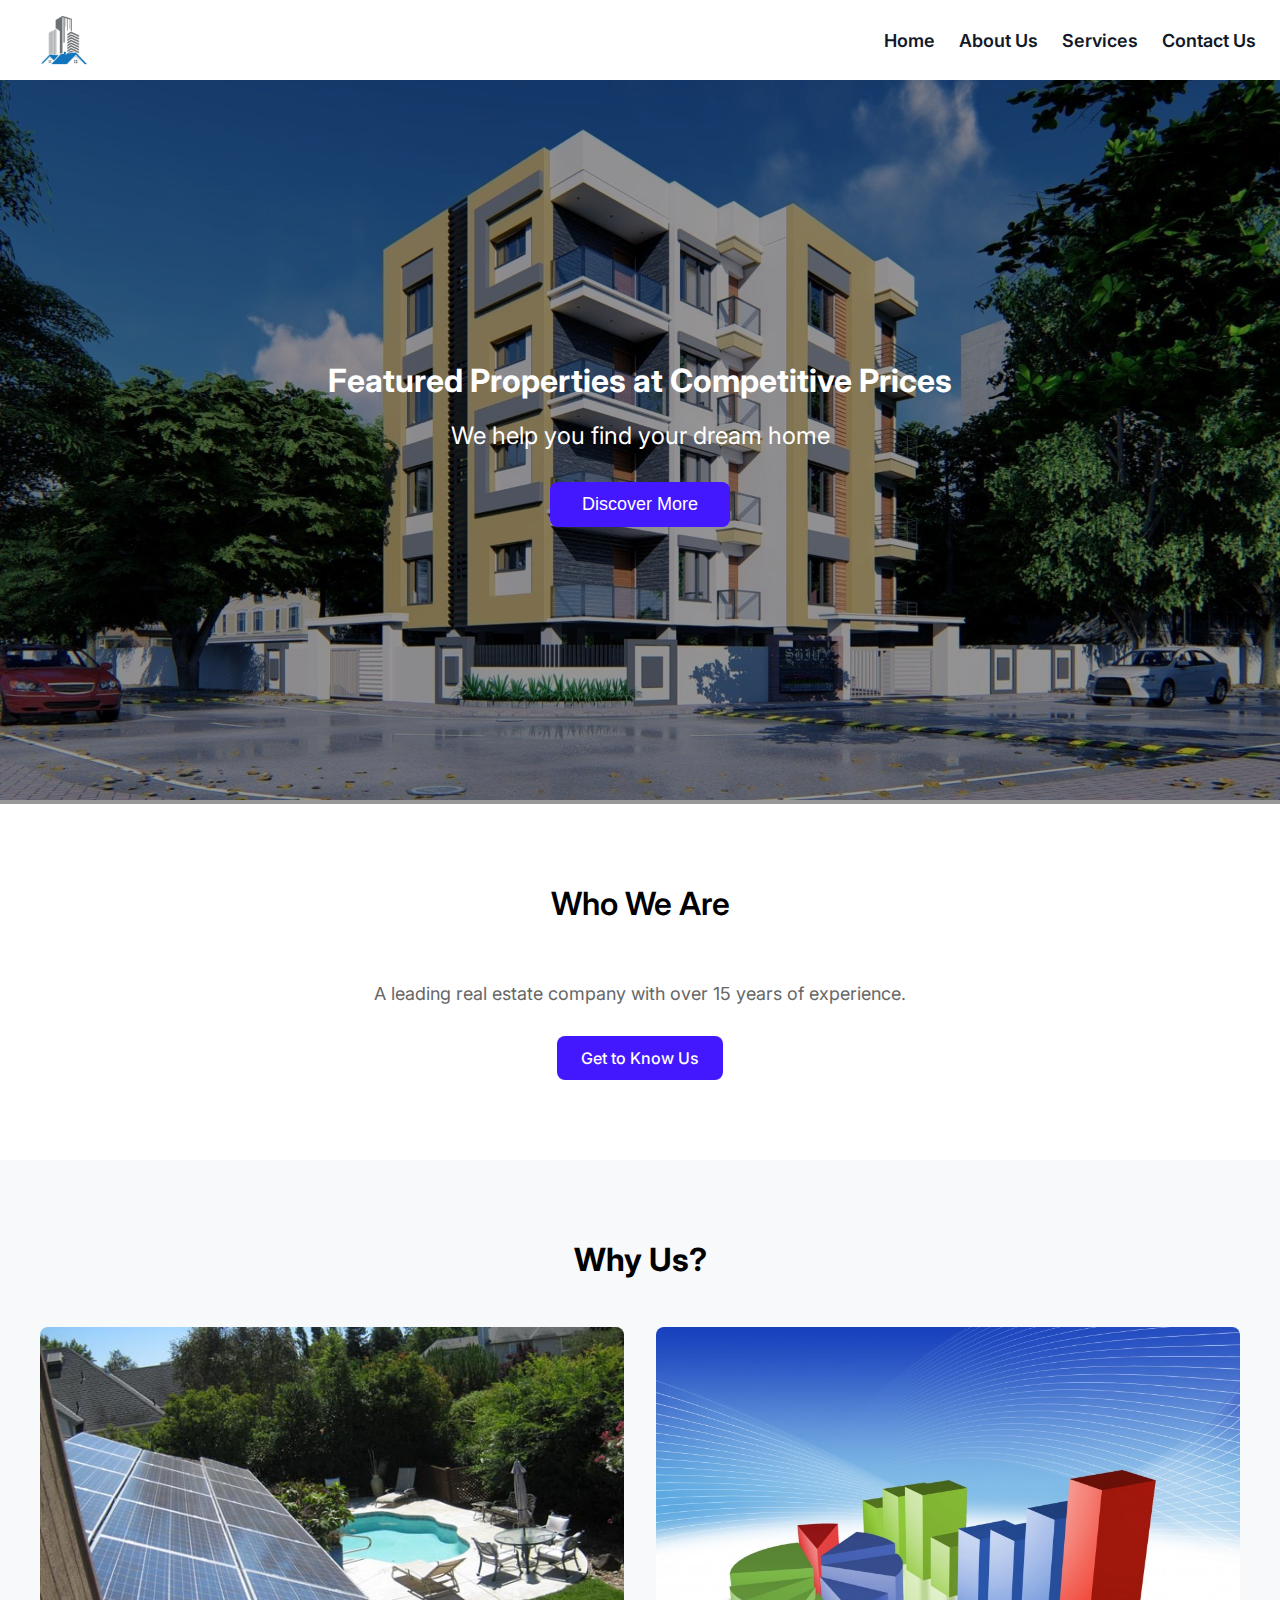
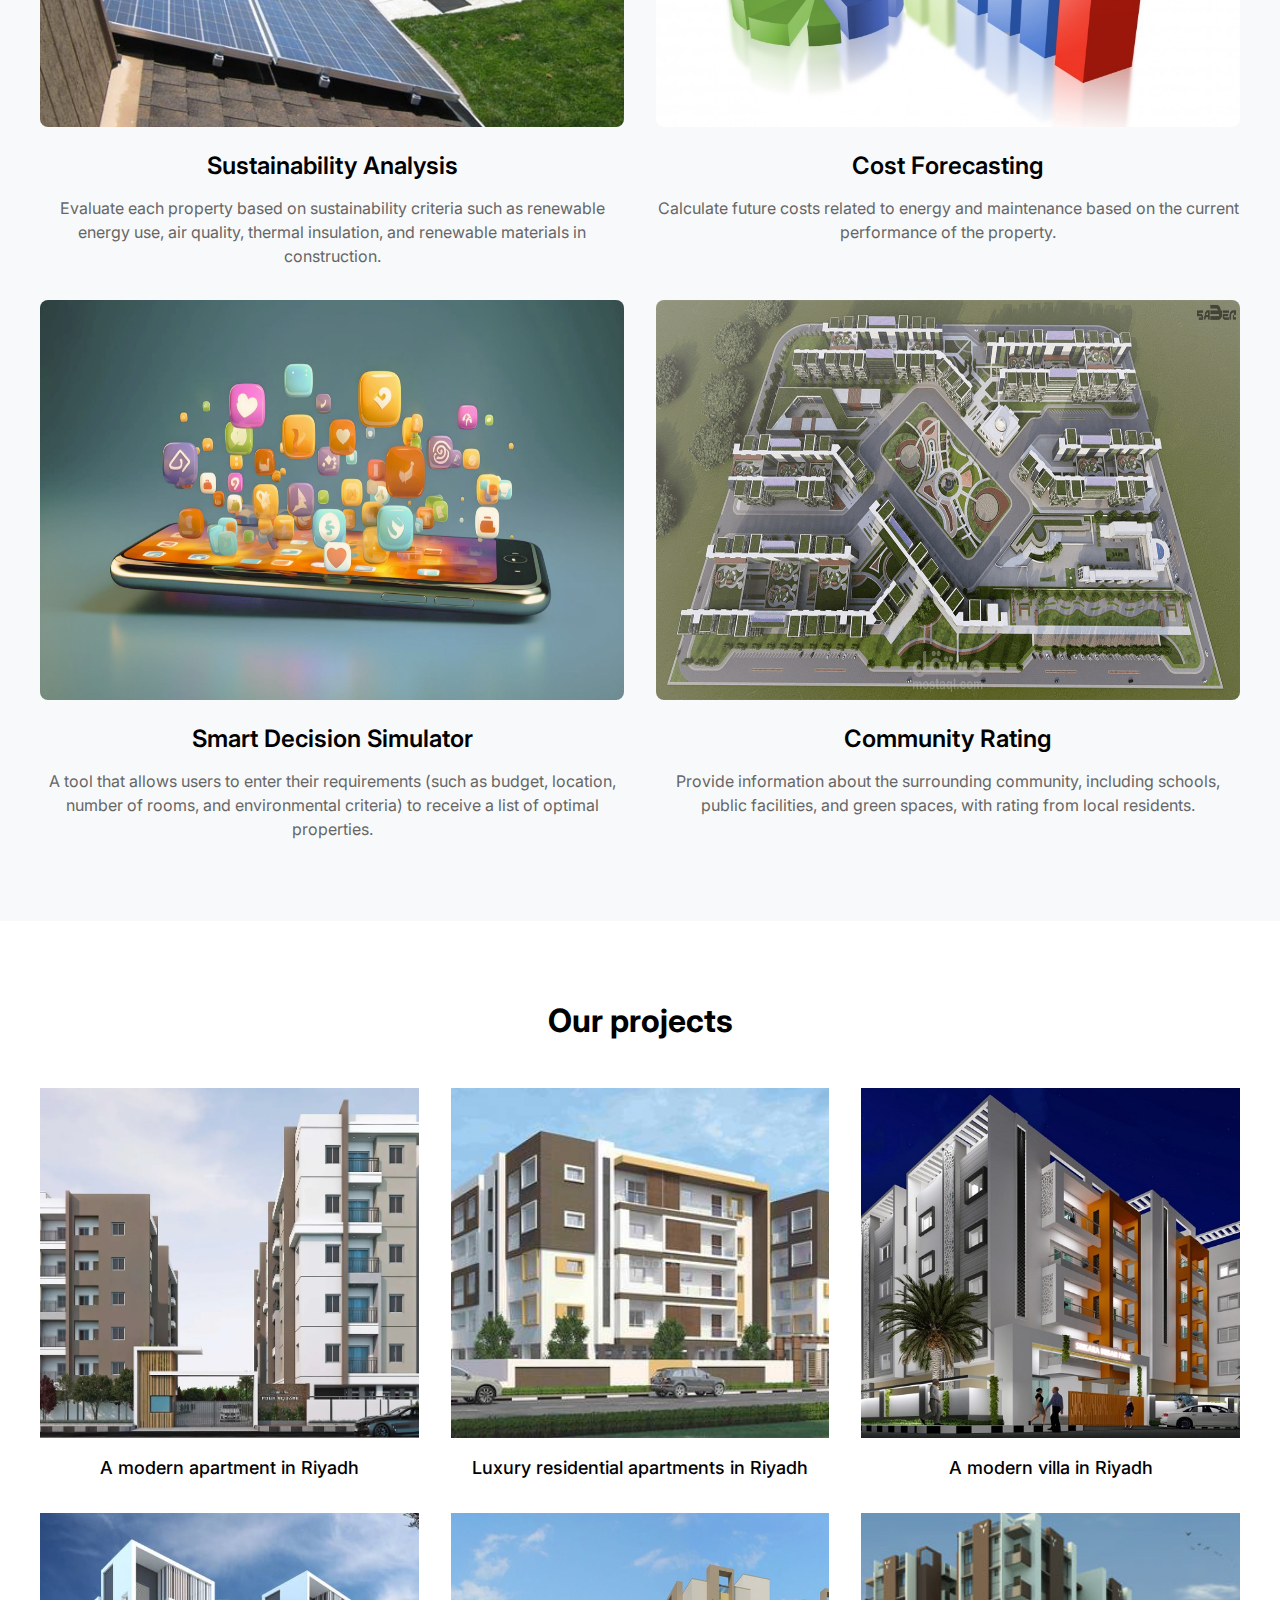
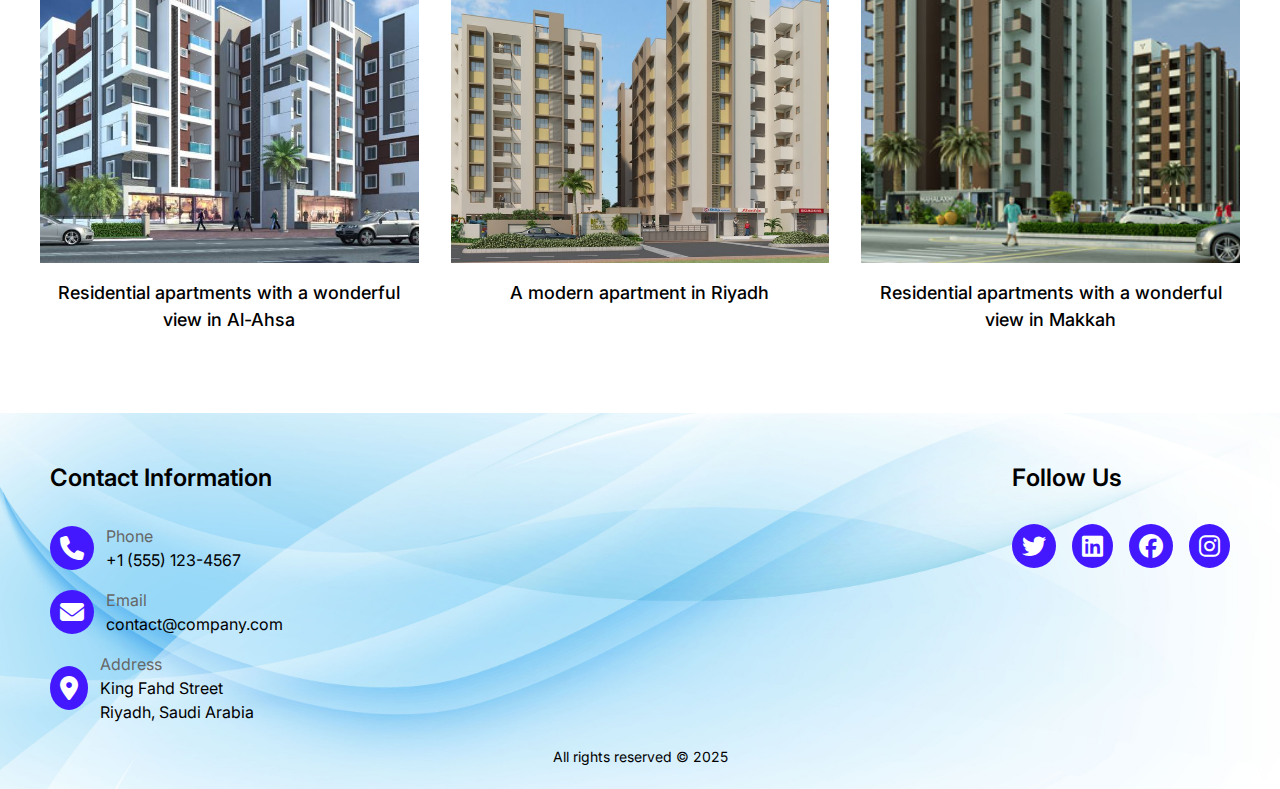
<file: index.html>
<!DOCTYPE html>
<html lang="en">
  <head>
    <meta charset="UTF-8" />
    <meta name="viewport" content="width=device-width, initial-scale=1.0" />
    <link rel="icon" type="image/png" href="images/logo.jpg">
    <title>Real Estate Company</title>
    <link
      href="https://fonts.googleapis.com/css2?family=Inter:wght@400;500;600;700&display=swap"
      rel="stylesheet"
    />
    <link rel="stylesheet" href="https://cdnjs.cloudflare.com/ajax/libs/font-awesome/6.4.2/css/all.min.css">

    <link rel="stylesheet" href="style.css">
  </head>
  <body>

    <!-- Header & Navigation -->
    <header class="header">
      <img src="images/logo.jpg" alt="" class="logo">
      <nav class="nav-menu" id="nav-menu">
        <a href="index.html" class="nav-link">Home</a>
        <a href="about_us.html" class="nav-link">About Us</a>
        <a href="services.html" class="nav-link">Services</a>
        <a href="contact_us.html" class="nav-link">Contact Us</a>
      </nav>
      <!-- زر القائمة للهاتف -->
      <div class="menu-toggle" id="menu-btn">
        <i class="fa-solid fa-bars"></i>
      </div>
    </header>

    <main>

      <!-- Hero Section -->
      <section class="hero">
        <img src="images/img1.jpg" alt="Featured Property" class="hero-image" />
        <div class="hero-overlay">
          <h1 class="hero-title">Featured Properties at Competitive Prices</h1>
          <p class="hero-subtitle">We help you find your dream home</p>
          <button class="btn-primary">Discover More</button>
        </div>
      </section>

      <!-- About Section -->
      <section class="about-section">
        <h2 class="section-title">Who We Are</h2>
        <p class="section-description">
          A leading real estate company with over 15 years of experience.
        </p>
        <a href="about_us.html" class="btn-secondary">Get to Know Us</a>
      </section>

      <!-- Features Section -->
      <section class="features-section">
        <h2 class="features-title">Why Us?</h2>
        <div class="features-grid">
          <article class="feature-card">
            <img
              src="images/img3.jpg"
              alt="Sustainability"
              class="feature-image"
            />
            <h3 class="feature-title">Sustainability Analysis</h3>
            <p class="feature-description">
              Evaluate each property based on sustainability criteria such as
              renewable energy use, air quality, thermal insulation, and renewable
              materials in construction.
            </p>
          </article>
          <article class="feature-card">
            <img
              src="images/img2.jpg"
              alt="Cost Forecasting"
              class="feature-image"
            />
            <h3 class="feature-title">Cost Forecasting</h3>
            <p class="feature-description">
              Calculate future costs related to energy and maintenance based on
              the current performance of the property.
            </p>
          </article>
          <article class="feature-card">
            <img
              src="images/img4.jpeg"
              alt="Smart Decision"
              class="feature-image"
            />
            <h3 class="feature-title">Smart Decision Simulator</h3>
            <p class="feature-description">
              A tool that allows users to enter their requirements (such as
              budget, location, number of rooms, and environmental criteria) to
              receive a list of optimal properties.
            </p>
          </article>
          <article class="feature-card">
            <img
              src="images/img5.png"
              alt="Community Rating"
              class="feature-image"
            />
            <h3 class="feature-title">Community Rating</h3>
            <p class="feature-description">
              Provide information about the surrounding community, including
              schools, public facilities, and green spaces, with rating from local
              residents.
            </p>
          </article>
        </div>
      </section>

      <!-- Projects Section -->
      <section class="projects-section">
        <h2 class="projects-title">Our projects</h2>
        <div class="projects-grid">
          <article class="project-card">
            <img
              src="images/img6.jpeg"
              alt="Modern Apartment"
              class="project-image"
            />
            <h3 class="project-title">A modern apartment in Riyadh</h3>
          </article>
          <article class="project-card">
            <img
              src="images/img7.jpg"
              alt="Luxury Residential"
              class="project-image"
            />
            <h3 class="project-title">Luxury residential apartments in Riyadh</h3>
          </article>
          <article class="project-card">
            <img
              src="images/img8.jpg"
              alt="Modern Villa"
              class="project-image"
            />
            <h3 class="project-title">A modern villa in Riyadh</h3>
          </article>
          <article class="project-card">
            <img
              src="images/img9.jpeg"
              alt="Residential Apartments"
              class="project-image"
            />
            <h3 class="project-title">
              Residential apartments with a wonderful view in Al-Ahsa
            </h3>
          </article>
          <article class="project-card">
            <img
              src="images/img10.jpg"
              alt="Modern Apartment"
              class="project-image"
            />
            <h3 class="project-title">A modern apartment in Riyadh</h3>
          </article>
          <article class="project-card">
            <img
              src="images/img11.png"
              alt="Residential View"
              class="project-image"
            />
            <h3 class="project-title">
              Residential apartments with a wonderful view in Makkah
            </h3>
          </article>
        </div>
      </section>
    </main>

    <!-- Footer Section -->
    <footer class="footer-section">
        
      <div class="contact-container">
        <div class="contact-info">
          <h2 class="contact-title">Contact Information</h2>
          <div class="contact-item">
            <i class="fa-solid fa-phone icon"></i>
            <div>
              <span class="text-label">Phone</span><br />
              <span class="line-height">+1 (555) 123-4567</span>
            </div>
          </div>
          <div class="contact-item">
            <i class="fa-solid fa-envelope icon"></i>
            <div>
              <span class="text-label">Email</span><br />
              <span class="line-height">contact@company.com</span>
            </div>
          </div>
          <div class="contact-item">
            <i class="fa-solid fa-location-dot icon"></i>
            <div>
              <span class="text-label">Address</span><br />
              <span class="line-height">King Fahd Street</span>
              <br />
              <span class="line-height">Riyadh, Saudi Arabia</span>
            </div>
          </div>
        </div>
        <div class="social-media">
          <h2 class="social-title">Follow Us</h2>
          <div class="social-icons">
            <i class="fa-brands fa-twitter social-icon"></i>
            <i class="fa-brands fa-linkedin social-icon"></i>
            <i class="fa-brands fa-facebook social-icon"></i>
            <i class="fa-brands fa-instagram social-icon"></i>
          </div>
        </div>
      </div>

      <div class="copyright">
        <p>All rights reserved © 2025</p>
      </div>

    </footer>

    <script src="script.js"></script>
  </body>
</html>
</file>
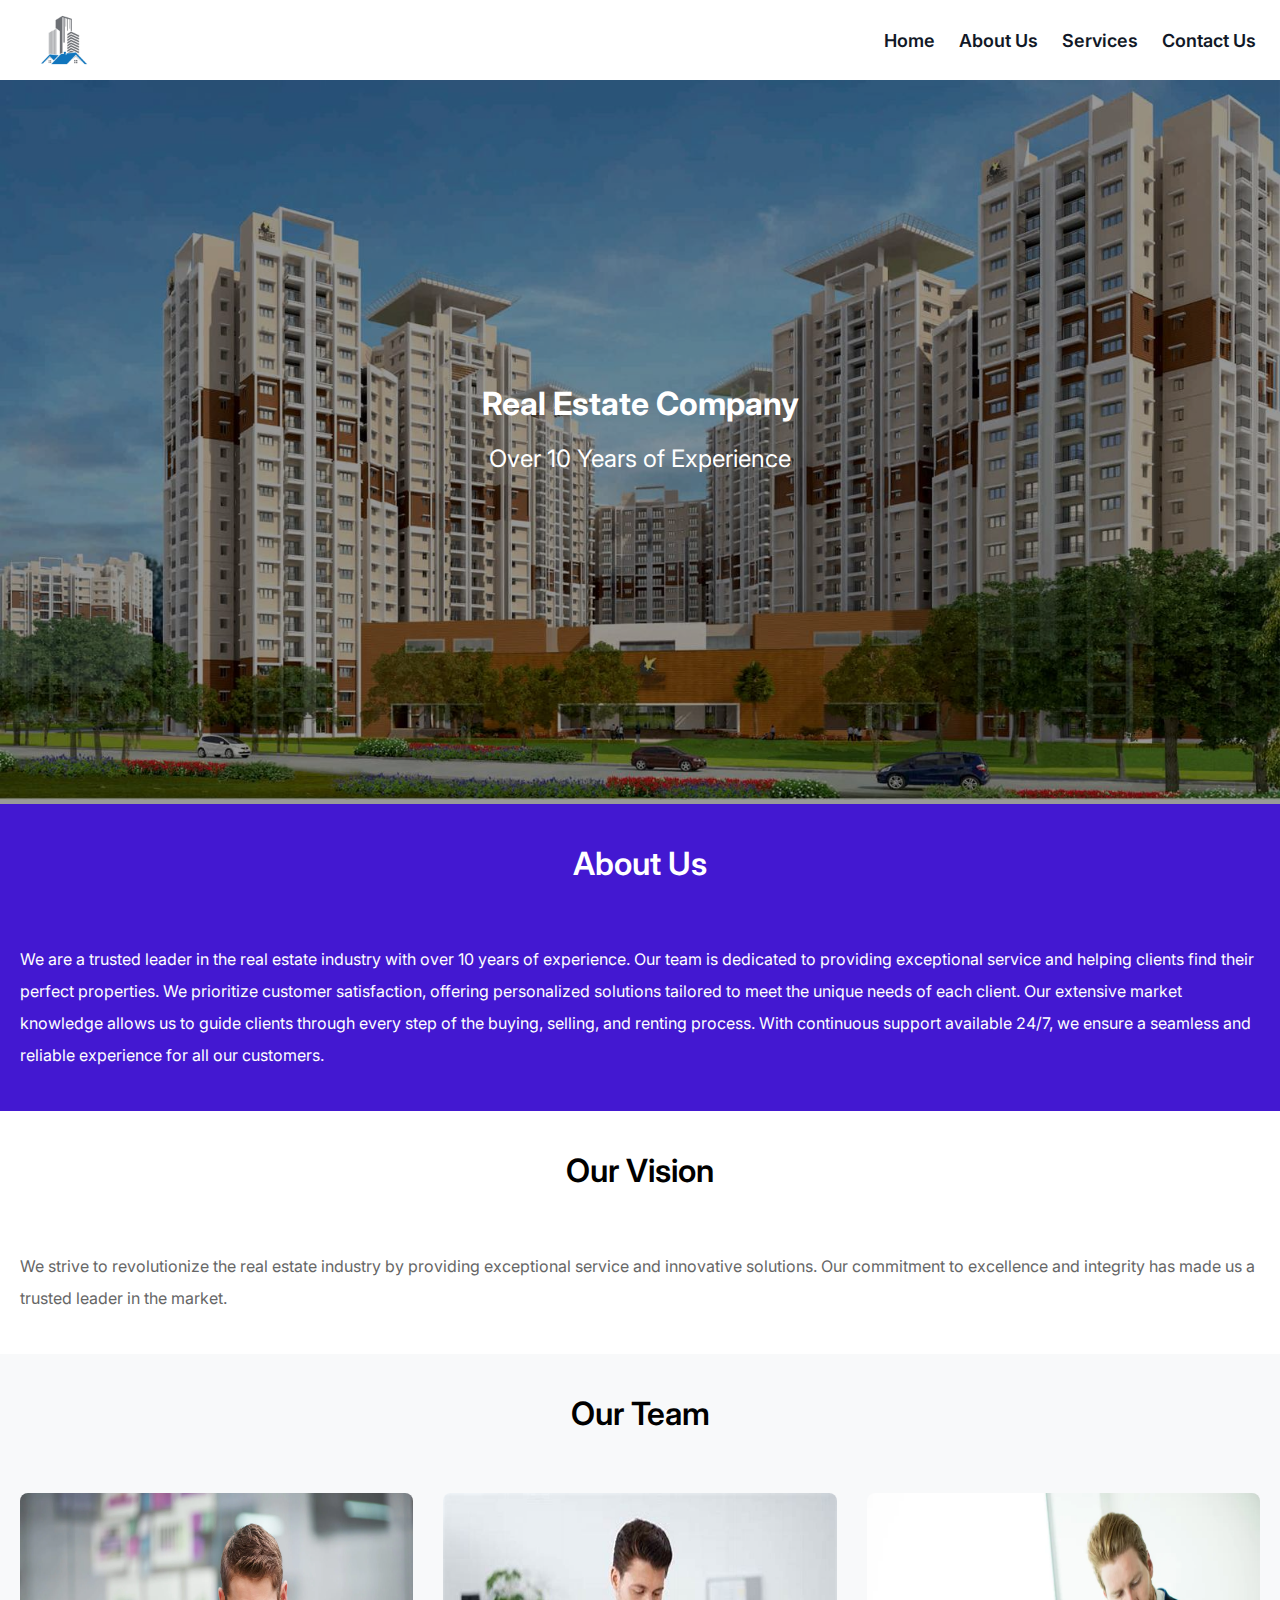
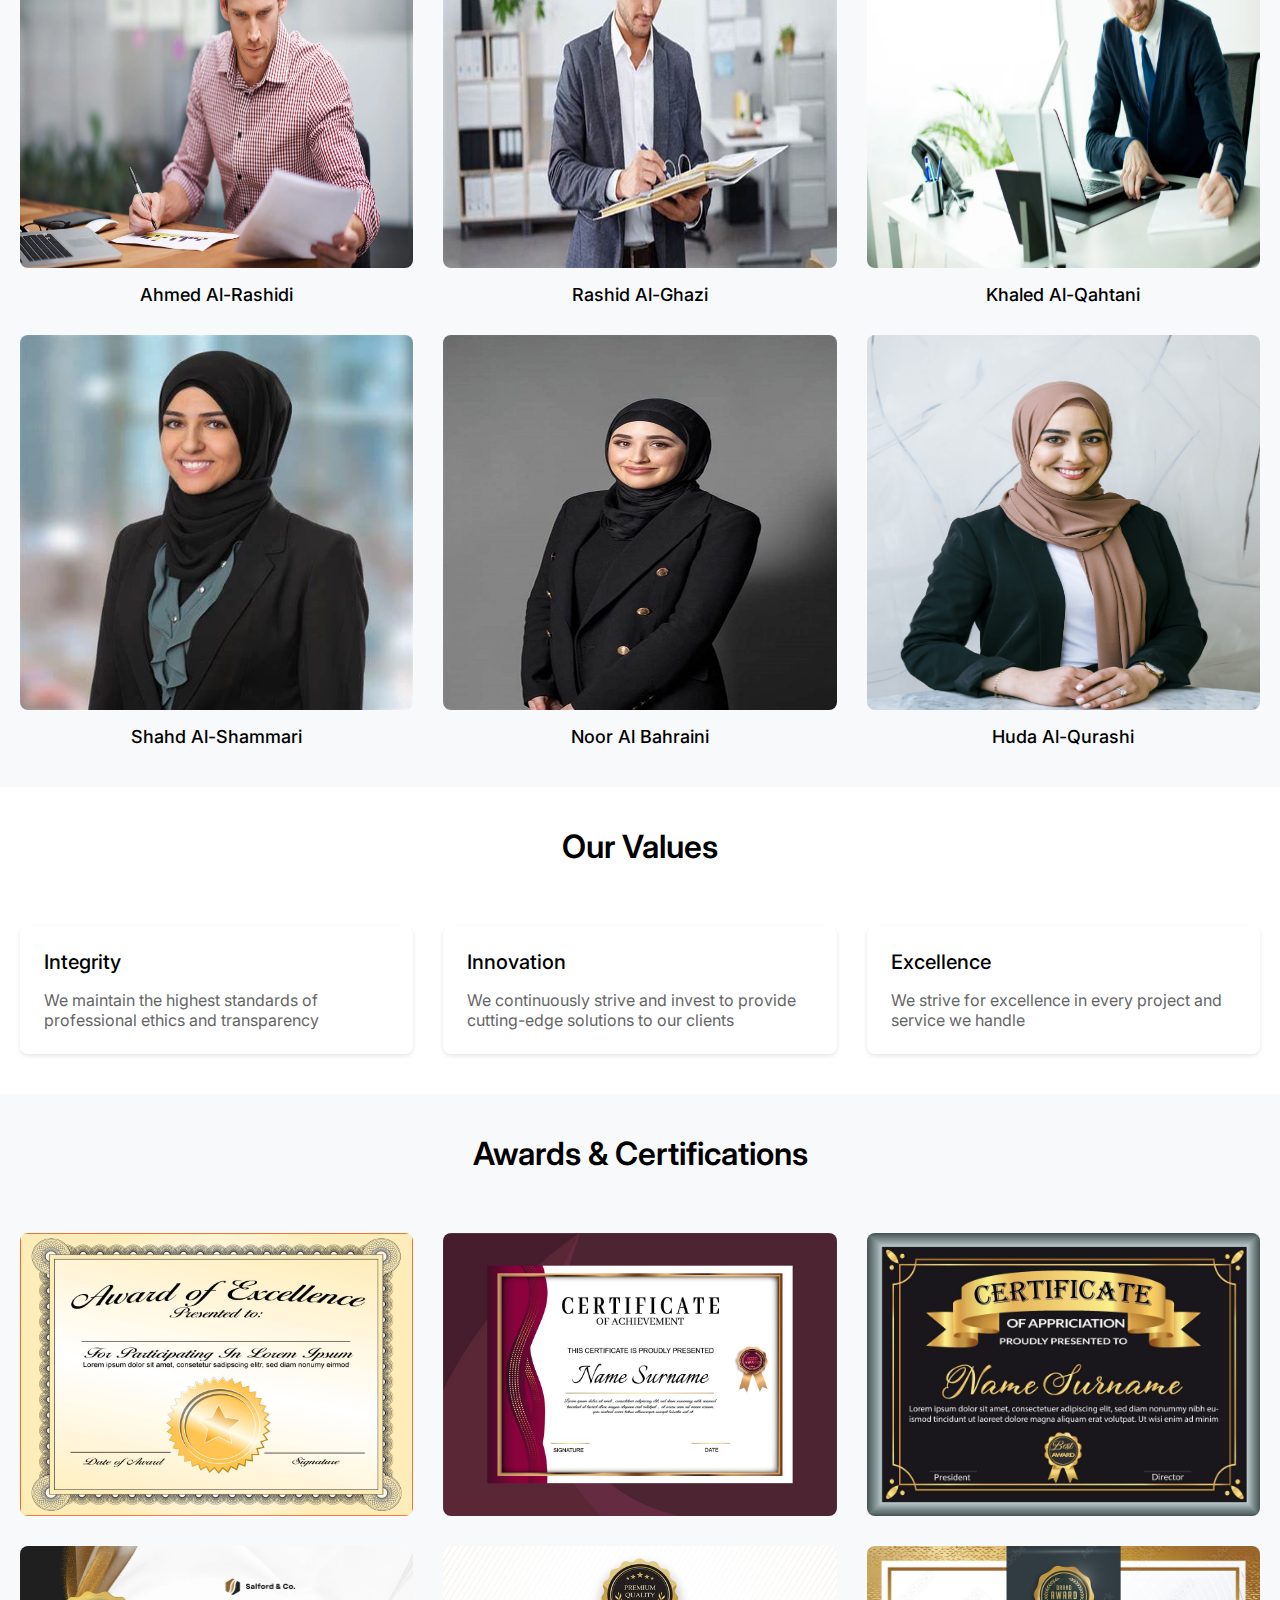
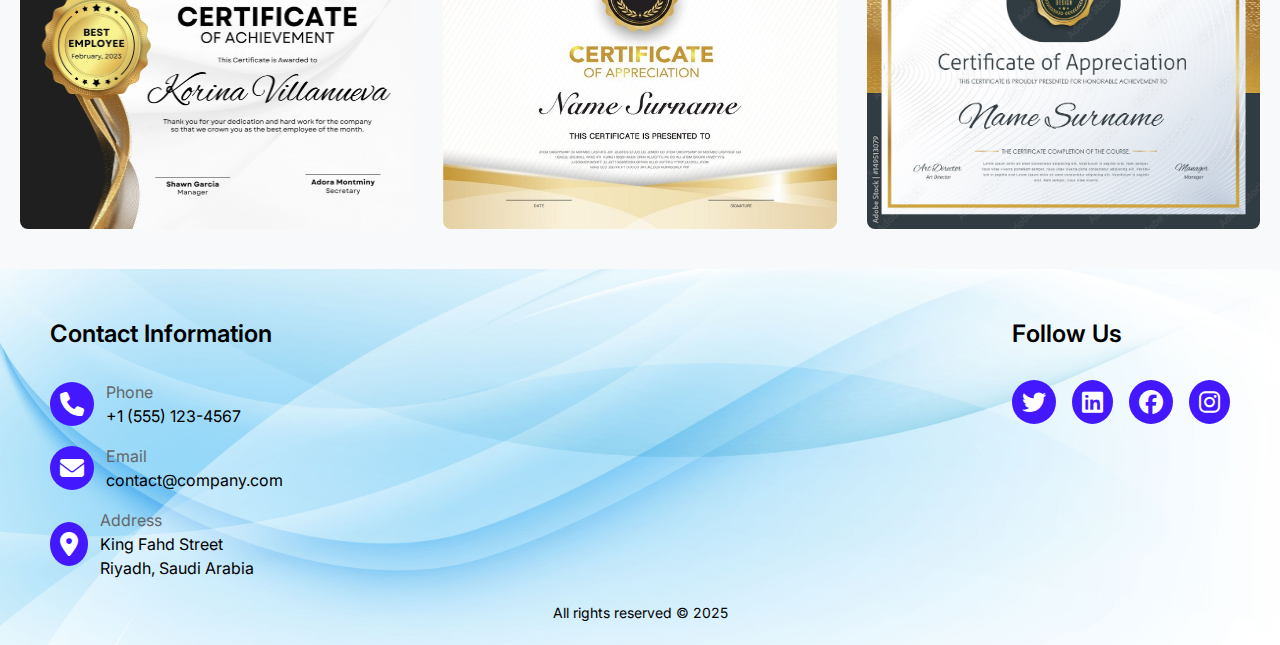
<file: about_us.html>
<!DOCTYPE html>
<html lang="en">
    <head>
        <meta charset="UTF-8">
        <meta name="viewport" content="width=device-width, initial-scale=1.0">
        <link rel="icon" type="image/png" href="images/logo.jpg">
        <title>About Us - Real Estate Company</title>
        <link href="https://fonts.googleapis.com/css2?family=Inter:wght@400;500;600;700&display=swap" rel="stylesheet">
        <link rel="stylesheet" href="https://cdnjs.cloudflare.com/ajax/libs/font-awesome/6.4.2/css/all.min.css">
        <link rel="stylesheet" href="style.css">
    </head>
    <body>

        <!-- Header & Navigation -->
        <header class="header">
            <img src="images/logo.jpg" alt="" class="logo">
            <nav class="nav-menu" id="nav-menu">
                <a href="index.html" class="nav-link">Home</a>
                <a href="about_us.html" class="nav-link">About Us</a>
                <a href="services.html" class="nav-link">Services</a>
                <a href="contact_us.html" class="nav-link">Contact Us</a>
            </nav>
            <!-- زر القائمة للهاتف -->
            <div class="menu-toggle" id="menu-btn">
                <i class="fa-solid fa-bars"></i>
            </div>
        </header>

        <main>
            <!-- Hero Section -->
            <section class="hero">
                <img src="images/img13.jpg" alt="Featured Property" class="hero-image" />
                <div class="hero-overlay">
                    <h1 class="hero-title">Real Estate Company</h1>
                    <p class="hero-subtitle">Over 10 Years of Experience</p>
                </div>
            </section>

            <!-- About Section -->
            <section class="about-us-section">
                <h2 class="section-title">About Us</h2>
                <p class="section-text">
                    We are a trusted leader in the real estate industry with over 10 years
                    of experience. Our team is dedicated to providing exceptional service
                    and helping clients find their perfect properties. We prioritize
                    customer satisfaction, offering personalized solutions tailored to meet
                    the unique needs of each client. Our extensive market knowledge allows
                    us to guide clients through every step of the buying, selling, and
                    renting process. With continuous support available 24/7, we ensure a
                    seamless and reliable experience for all our customers.
                </p>
            </section>

            <!-- Vision Section -->
            <section class="vision-section">
                <h2 class="section-title">Our Vision</h2>
                <p class="section-text vision-text">
                    We strive to revolutionize the real estate industry by providing
                    exceptional service and innovative solutions. Our commitment to
                    excellence and integrity has made us a trusted leader in the market.
                </p>
            </section>

            <!-- Team Section -->
            <section class="team-section">
                <h2 class="section-title">Our Team</h2>
                <div class="team-grid">
                    <article class="team-member">
                        <img src="images/img14.webp" alt="Team member" class="team-image">
                        <h3 class="member-name">Ahmed Al-Rashidi</h3>
                    </article>
                    <article class="team-member">
                        <img src="images/img15.jpeg" alt="Team member" class="team-image">
                        <h3 class="member-name">Rashid Al-Ghazi</h3>
                    </article>
                    <article class="team-member">
                        <img src="images/img16.webp" alt="Team member" class="team-image">
                        <h3 class="member-name">Khaled Al-Qahtani</h3>
                    </article>
                    <article class="team-member">
                        <img src="images/img17.jpeg" alt="Team member" class="team-image">
                        <h3 class="member-name">Shahd Al-Shammari</h3>
                    </article>
                    <article class="team-member">
                        <img src="images/img18.jpeg" alt="Team member" class="team-image">
                        <h3 class="member-name">Noor Al Bahraini</h3>
                    </article>
                    <article class="team-member">
                        <img src="images/img19.jpg" alt="Team member" class="team-image">
                        <h3 class="member-name">Huda Al-Qurashi</h3>
                    </article>
                </div>
            </section>

            <!-- Values Section -->
            <section class="values-section">
                <h2 class="section-title">Our Values</h2>
                <div class="values-grid">
                    <article class="value-card">
                        <h3 class="value-title">Integrity</h3>
                        <p class="value-description">
                        We maintain the highest standards of professional ethics and
                        transparency
                        </p>
                    </article>
                    <article class="value-card">
                        <h3 class="value-title">Innovation</h3>
                        <p class="value-description">
                        We continuously strive and invest to provide cutting-edge solutions
                        to our clients
                        </p>
                    </article>
                    <article class="value-card">
                        <h3 class="value-title">Excellence</h3>
                        <p class="value-description">
                        We strive for excellence in every project and service we handle
                        </p>
                    </article>
                </div>
            </section>

            <!-- Awards Section -->
            <section class="awards-section">
                <h2 class="section-title">Awards &amp; Certifications</h2>
                <div class="awards-grid">
                    <img src="images/img20.png" alt="Certificate" class="award-image">
                    <img src="images/img21.jpg" alt="Certificate" class="award-image">
                    <img src="images/img22.jpg" alt="Certificate" class="award-image">
                    <img src="images/img23.webp" alt="Certificate" class="award-image">
                    <img src="images/img24.jpg" alt="Certificate" class="award-image">
                    <img src="images/img25.jpg" alt="Certificate" class="award-image">
                </div>
            </section>

        </main>

        <!-- Footer Section -->
        <footer class="footer-section">
            
            <div class="contact-container">
            <div class="contact-info">
                <h2 class="contact-title">Contact Information</h2>
                <div class="contact-item">
                <i class="fa-solid fa-phone icon"></i>
                <div>
                    <span class="text-label">Phone</span><br />
                    <span class="line-height">+1 (555) 123-4567</span>
                </div>
                </div>
                <div class="contact-item">
                <i class="fa-solid fa-envelope icon"></i>
                <div>
                    <span class="text-label">Email</span><br />
                    <span class="line-height">contact@company.com</span>
                </div>
                </div>
                <div class="contact-item">
                <i class="fa-solid fa-location-dot icon"></i>
                <div>
                    <span class="text-label">Address</span><br />
                    <span class="line-height">King Fahd Street</span>
                    <br />
                    <span class="line-height">Riyadh, Saudi Arabia</span>
                </div>
                </div>
            </div>
            <div class="social-media">
                <h2 class="social-title">Follow Us</h2>
                <div class="social-icons">
                <i class="fa-brands fa-twitter social-icon"></i>
                <i class="fa-brands fa-linkedin social-icon"></i>
                <i class="fa-brands fa-facebook social-icon"></i>
                <i class="fa-brands fa-instagram social-icon"></i>
                </div>
            </div>
            </div>

            <div class="copyright">
            <p>All rights reserved © 2025</p>
            </div>

        </footer>
        
        <script src="script.js"></script>

    </body>
</html>
</file>
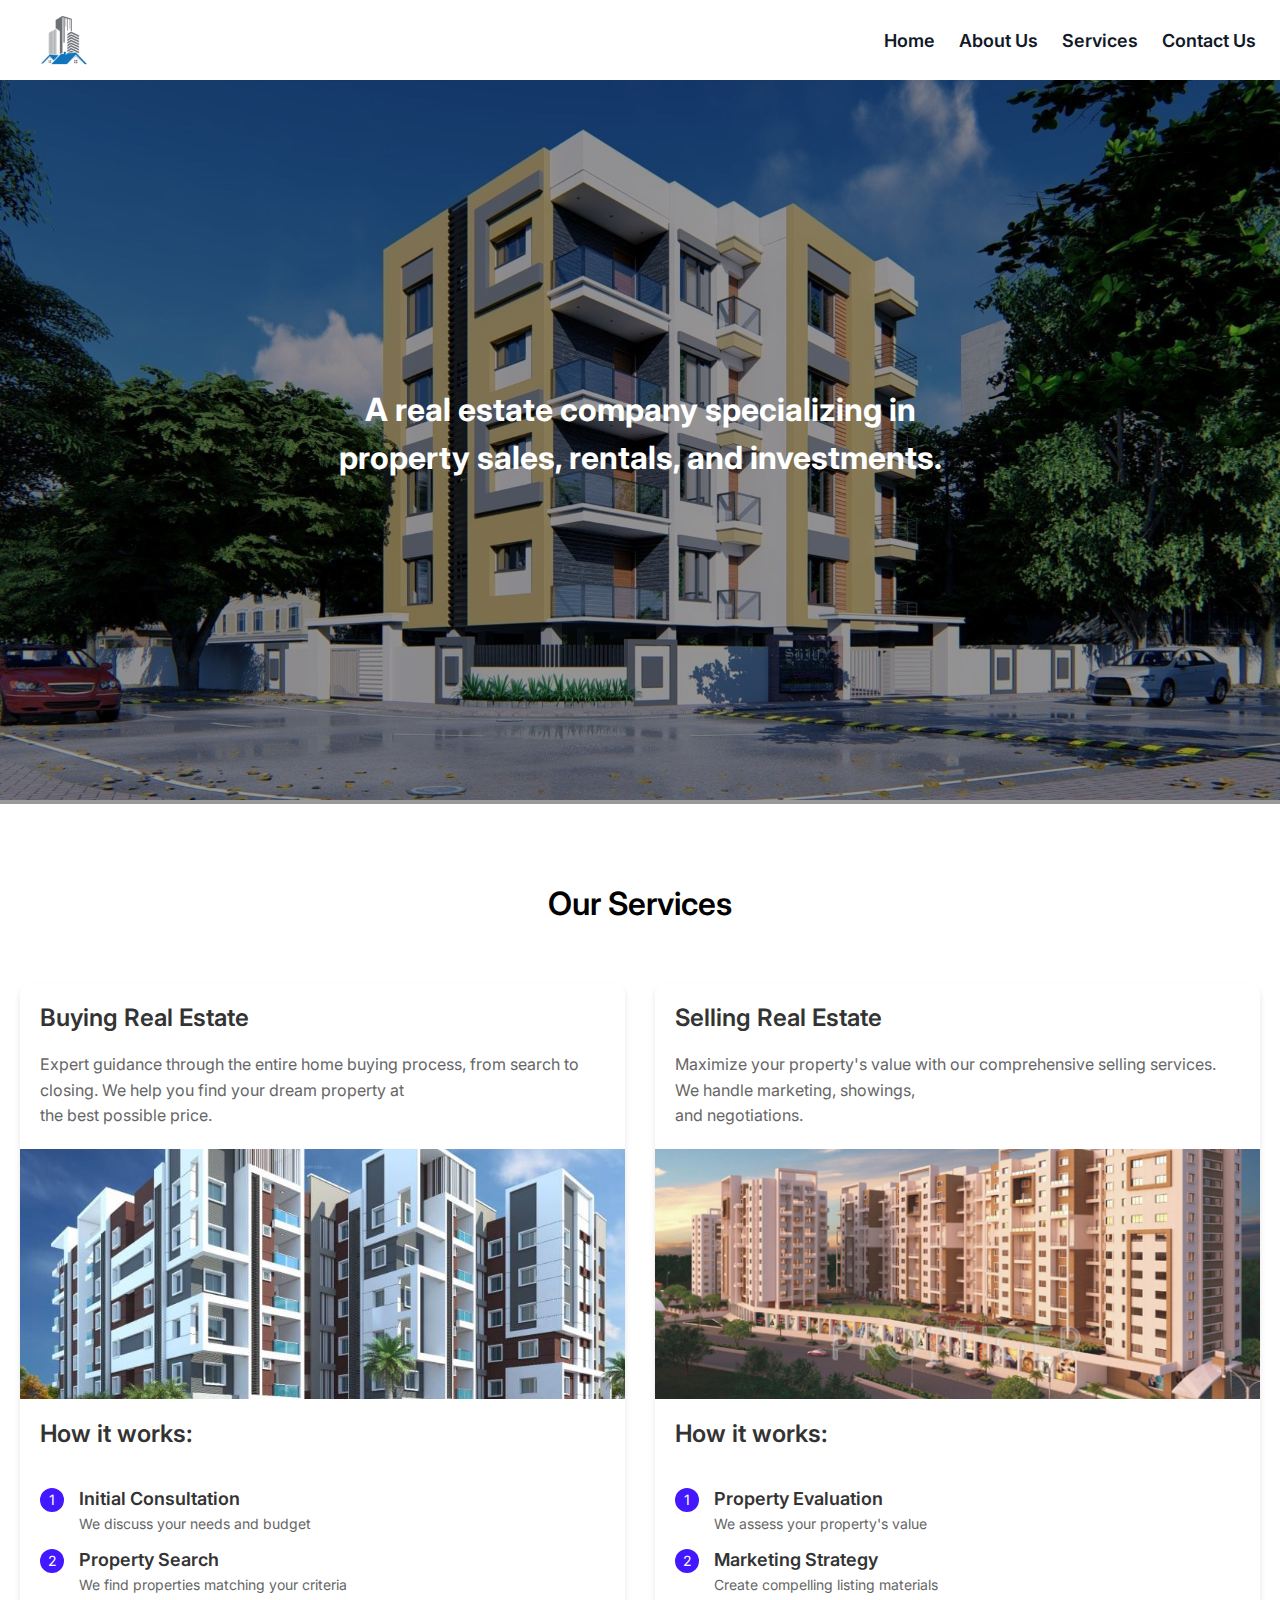
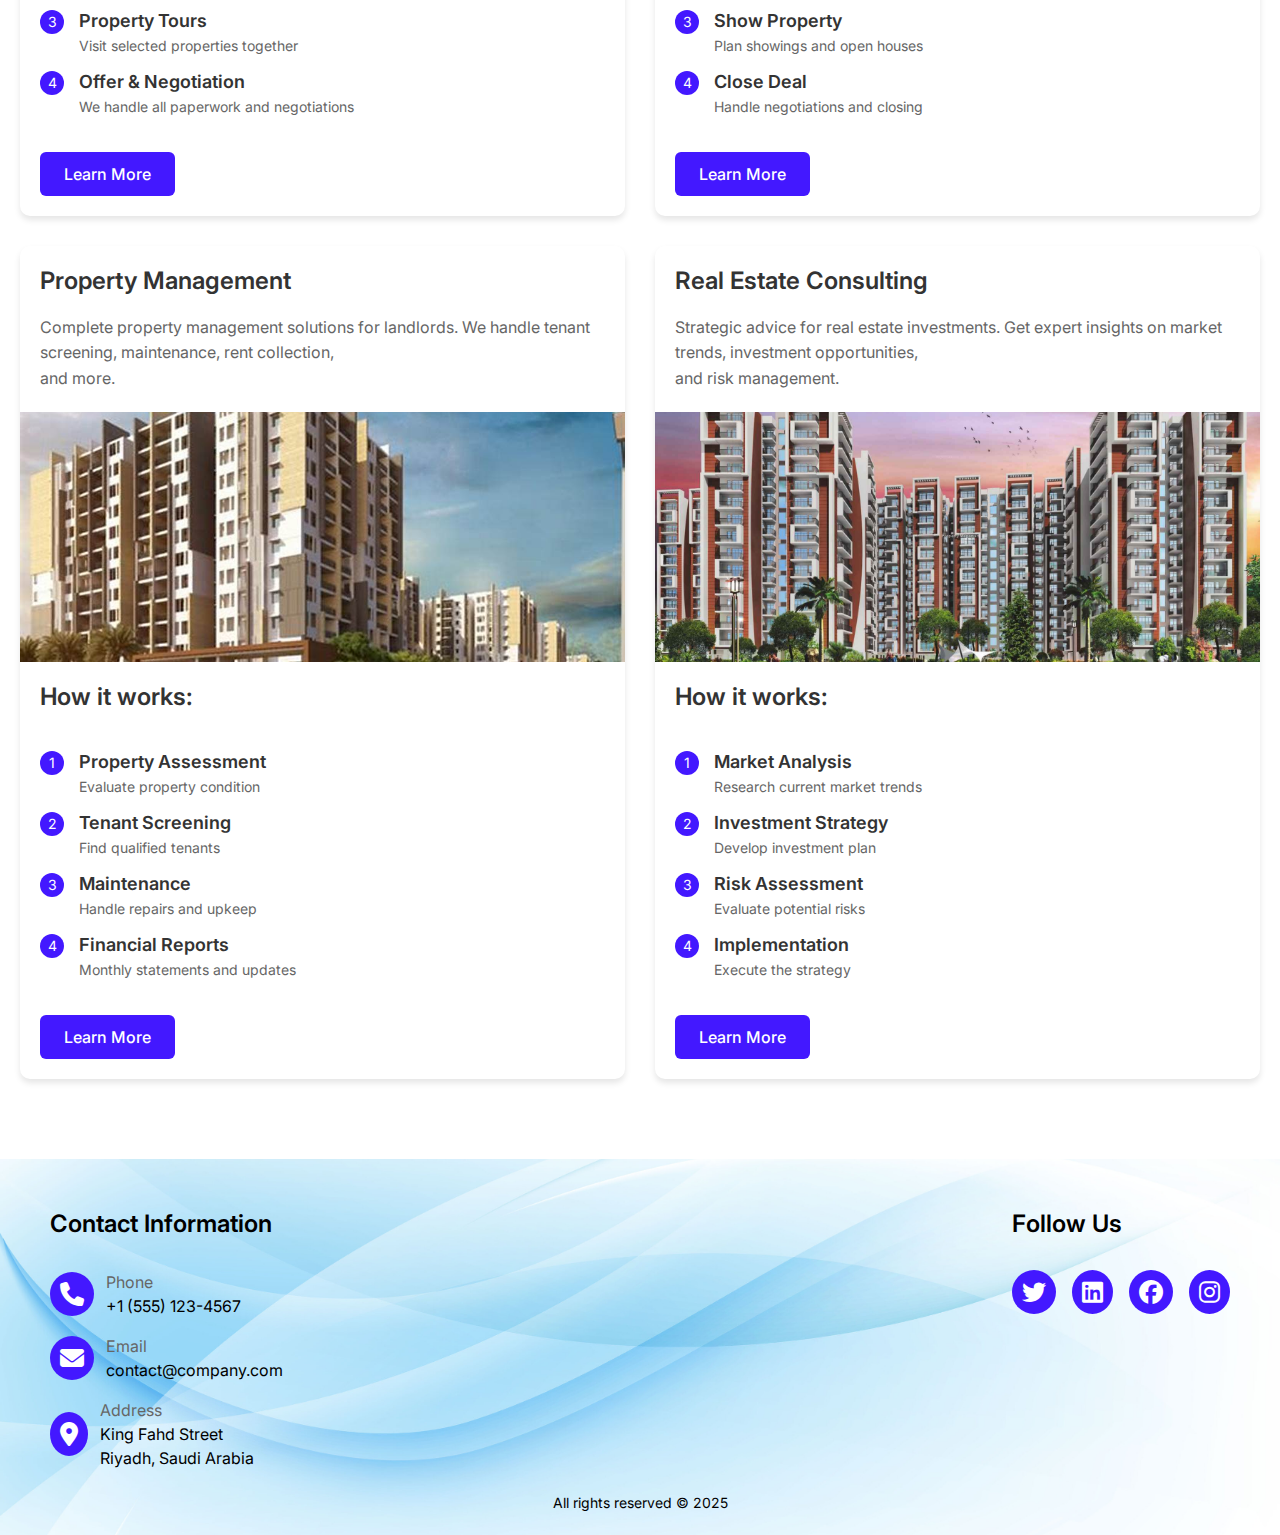
<file: services.html>
<!DOCTYPE html>
<html lang="en">
    <head>
        <meta charset="UTF-8">
        <meta name="viewport" content="width=device-width, initial-scale=1.0">
        <link rel="icon" type="image/png" href="images/logo.jpg">
        <title>Real Estate Services</title>
        
        <link rel="stylesheet" href="https://fonts.googleapis.com/css2?family=Inter:wght@400;500;600;700&display=swap">
        <link rel="stylesheet" href="https://cdnjs.cloudflare.com/ajax/libs/font-awesome/6.4.2/css/all.min.css">
        <link rel="stylesheet" href="style.css">
    </head>
    <body>

        <!-- Header & Navigation -->
        <header class="header">
            <img src="images/logo.jpg" alt="" class="logo">
            <nav class="nav-menu" id="nav-menu">
            <a href="index.html" class="nav-link">Home</a>
            <a href="about_us.html" class="nav-link">About Us</a>
            <a href="services.html" class="nav-link">Services</a>
            <a href="contact_us.html" class="nav-link">Contact Us</a>
            </nav>
            <!-- زر القائمة للهاتف -->
            <div class="menu-toggle" id="menu-btn">
                <i class="fa-solid fa-bars"></i>
            </div>
        </header>

        <main>
            <!-- Hero Section -->
            <section class="hero">
                <img src="images/img1.jpg" alt="Featured Property" class="hero-image" />
                <div class="hero-overlay">
                    <h1 class="hero-title">
                        A real estate company specializing in<br> property sales, rentals, and
                        investments.
                    </h1>
                </div>
            </section>

            <!-- Services Section -->
            <section class="services-section">
                <h2 class="section-title">Our Services</h2>
                <div class="services-grid">
                    <article class="service-card">
                        <h3 class="service-title">Buying Real Estate</h3>
                        <p class="service-description">
                            Expert guidance through the entire home buying process, from search to
                            closing. We help you find your dream property at <br>the best possible
                            price.
                        </p>
                        <div class="service-image buying-image"></div>
                        <h2 class="service-title">How it works:</h2>

                        <div class="service-steps">
                            <div class="step">
                                <div class="step-number">1</div>
                                <div class="step-content">
                                    <span class="step-title">Initial Consultation</span>
                                    <p class="step-description">We discuss your needs and budget</p>
                                </div>
                            </div>
                            <div class="step">
                                <div class="step-number">2</div>
                                <div class="step-content">
                                    <span class="step-title">Property Search</span>
                                    <p class="step-description">We find properties matching your criteria</p>
                                </div>
                            </div>
                            <div class="step">
                                <div class="step-number">3</div>
                                <div class="step-content">
                                    <span class="step-title">Property Tours</span>
                                    <p class="step-description">Visit selected properties together</p>
                                </div>
                            </div>
                            <div class="step">
                                <div class="step-number">4</div>
                                <div class="step-content">
                                    <span class="step-title">Offer &amp; Negotiation</span>
                                    <p class="step-description">We handle all paperwork and negotiations</p>
                                </div>
                            </div>
                            <a href="services_buy.html" class="learn-more-btn">Learn More</a>
                        </div>
                    </article>

                    <article class="service-card">
                        <h3 class="service-title">Selling Real Estate</h3>
                        <p class="service-description">
                            Maximize your property's value with our comprehensive selling services.
                            We handle marketing, showings, <br> and negotiations.
                            </p>
                        <div class="service-image selling-image"></div>
                        <h2 class="service-title">How it works:</h2>
                        <div class="service-steps">
                            <div class="step">
                                <div class="step-number">1</div>
                                <div class="step-content">
                                    <span class="step-title">Property Evaluation</span>
                                    <p class="step-description">We assess your property's value</p>
                                </div>
                            </div>
                            <div class="step">
                                <div class="step-number">2</div>
                                <div class="step-content">
                                    <span class="step-title">Marketing Strategy</span>
                                    <p class="step-description">Create compelling listing materials</p>
                                </div>
                            </div>
                            <div class="step">
                                <div class="step-number">3</div>
                                <div class="step-content">
                                    <span class="step-title">Show Property</span>
                                    <p class="step-description">Plan showings and open houses</p>
                                </div>
                            </div>
                            <div class="step">
                                <div class="step-number">4</div>
                                <div class="step-content">
                                    <span class="step-title">Close Deal</span>
                                    <p class="step-description">Handle negotiations and closing</p>
                                </div>
                            </div>
                            <a href="services_sell.html" class="learn-more-btn">Learn More</a>
                        </div>
                    </article>

                    <article class="service-card">
                        <h3 class="service-title">Property Management</h3>
                        <p class="service-description">
                            Complete property management solutions for landlords. We handle tenant
                            screening, maintenance, rent collection, <br>and more.
                        </p>
                        <div class="service-image management-image"></div>
                        <h2 class="service-title">How it works:</h2>
                        <div class="service-steps">
                            <div class="step">
                                <div class="step-number">1</div>
                                <div class="step-content">
                                    <span class="step-title">Property Assessment</span>
                                    <p class="step-description">Evaluate property condition</p>
                                </div>
                            </div>
                            <div class="step">
                                <div class="step-number">2</div>
                                <div class="step-content">
                                    <span class="step-title">Tenant Screening</span>
                                    <p class="step-description">Find qualified tenants</p>
                                </div>
                            </div>
                            <div class="step">
                                <div class="step-number">3</div>
                                <div class="step-content">
                                    <span class="step-title">Maintenance</span>
                                    <p class="step-description">Handle repairs and upkeep</p>
                                </div>
                            </div>
                            <div class="step">
                                <div class="step-number">4</div>
                                <div class="step-content">
                                    <span class="step-title">Financial Reports</span>
                                    <p class="step-description">Monthly statements and updates</p>
                                </div>
                            </div>
                            <a href="services_management.html" class="learn-more-btn">Learn More</a>
                        </div>
                    </article>

                    <article class="service-card">
                        <h3 class="service-title">Real Estate Consulting</h3>
                        <p class="service-description">
                            Strategic advice for real estate investments. Get expert insights on
                            market trends, investment opportunities,<br> and risk management.
                        </p>
                        <div class="service-image consulting-image"></div>
                        <h2 class="service-title">How it works:</h2>
                        <div class="service-steps">
                            <div class="step">
                                <div class="step-number">1</div>
                                <div class="step-content">
                                    <span class="step-title">Market Analysis</span>
                                    <p class="step-description">Research current market trends</p>
                                </div>
                            </div>
                            <div class="step">
                                <div class="step-number">2</div>
                                <div class="step-content">
                                    <span class="step-title">Investment Strategy</span>
                                    <p class="step-description">Develop investment plan</p>
                                </div>
                            </div>
                            <div class="step">
                                <div class="step-number">3</div>
                                <div class="step-content">
                                    <span class="step-title">Risk Assessment</span>
                                    <p class="step-description">Evaluate potential risks</p>
                                </div>
                            </div>
                            <div class="step">
                                <div class="step-number">4</div>
                                <div class="step-content">
                                    <span class="step-title">Implementation</span>
                                    <p class="step-description">Execute the strategy</p>
                                </div>
                            </div>
                            <a href="services_consulting.html" class="learn-more-btn">Learn More</a>
                        </div>
                    </article>
                </div>
            </section>
        </main>

        <!-- Footer Section -->
        <footer class="footer-section">
                    
            <div class="contact-container">
            <div class="contact-info">
                <h2 class="contact-title">Contact Information</h2>
                <div class="contact-item">
                <i class="fa-solid fa-phone icon"></i>
                <div>
                    <span class="text-label">Phone</span><br />
                    <span class="line-height">+1 (555) 123-4567</span>
                </div>
                </div>
                <div class="contact-item">
                <i class="fa-solid fa-envelope icon"></i>
                <div>
                    <span class="text-label">Email</span><br />
                    <span class="line-height">contact@company.com</span>
                </div>
                </div>
                <div class="contact-item">
                <i class="fa-solid fa-location-dot icon"></i>
                <div>
                    <span class="text-label">Address</span><br />
                    <span class="line-height">King Fahd Street</span>
                    <br />
                    <span class="line-height">Riyadh, Saudi Arabia</span>
                </div>
                </div>
            </div>
            <div class="social-media">
                <h2 class="social-title">Follow Us</h2>
                <div class="social-icons">
                <i class="fa-brands fa-twitter social-icon"></i>
                <i class="fa-brands fa-linkedin social-icon"></i>
                <i class="fa-brands fa-facebook social-icon"></i>
                <i class="fa-brands fa-instagram social-icon"></i>
                </div>
            </div>
            </div>

            <div class="copyright">
            <p>All rights reserved © 2025</p>
            </div>

        </footer>

        <script src="script.js"></script>
    </body>
</html>
</file>
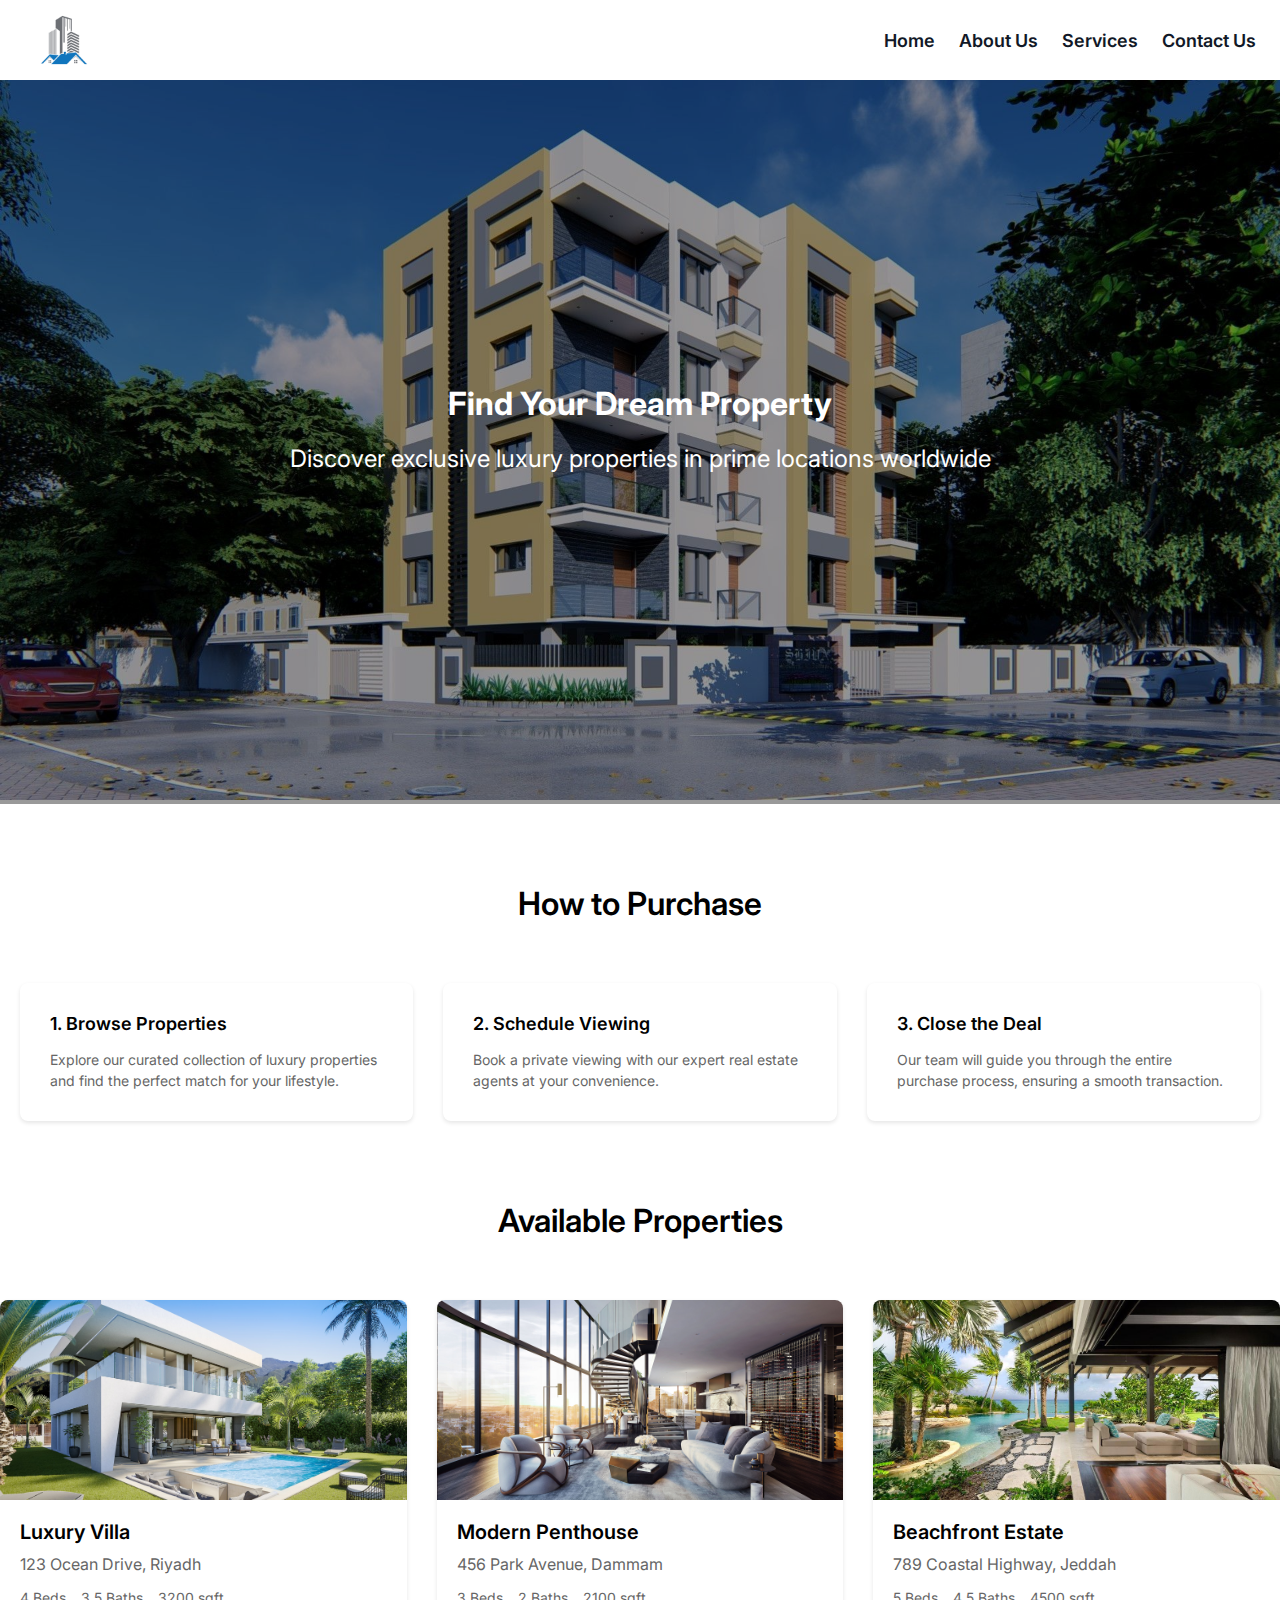
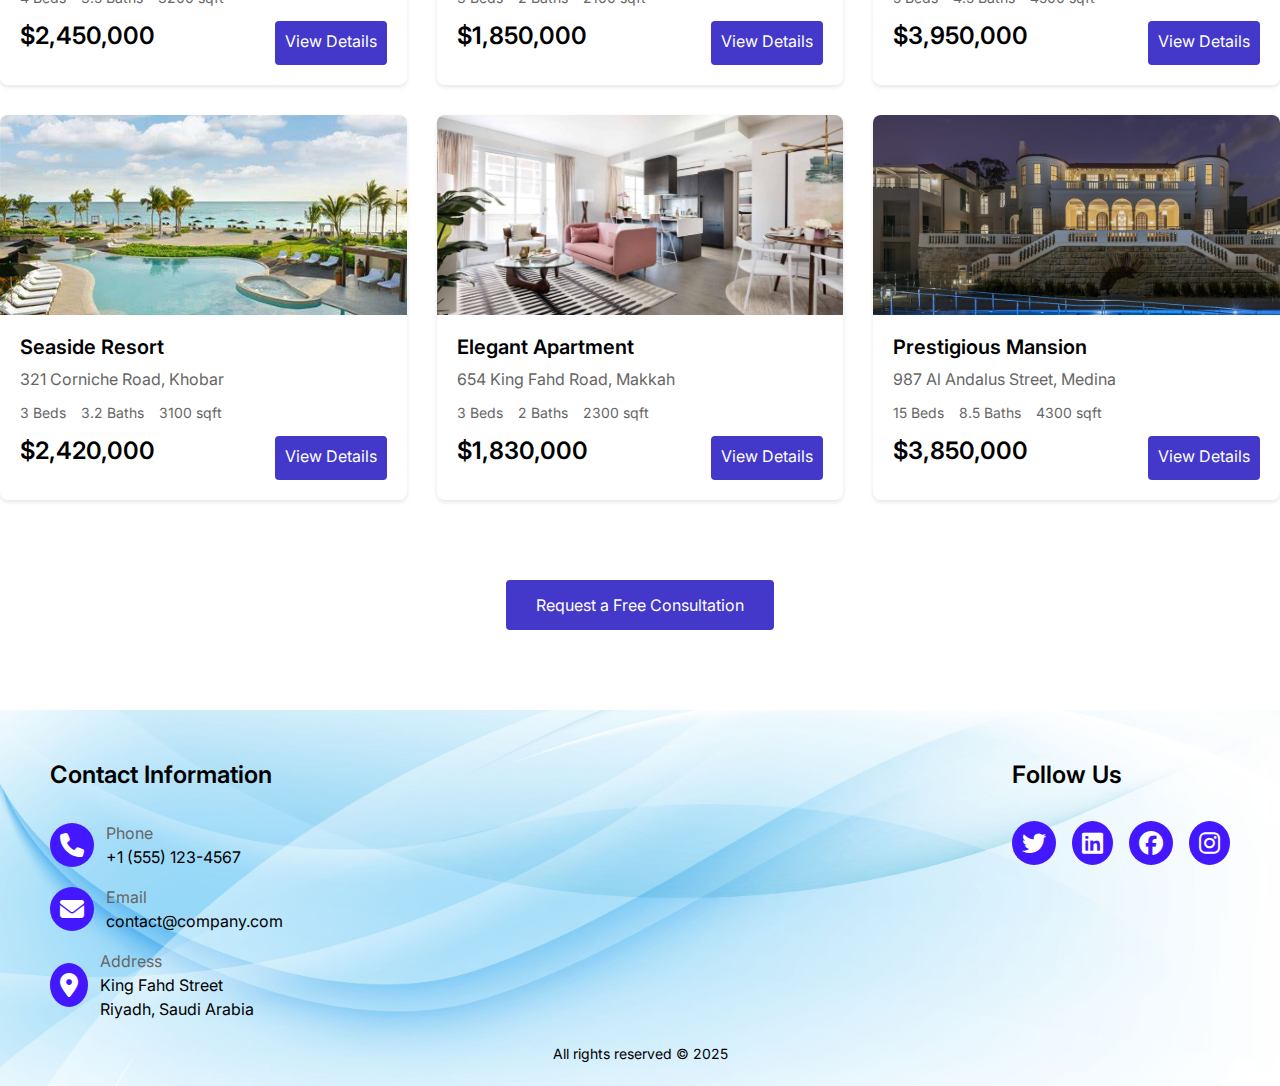
<file: services_buy.html>
<!doctype html>
<html lang="en">
    <head>
        <meta charset="UTF-8" />
        <meta name="viewport" content="width=device-width, initial-scale=1.0" />
        <link rel="icon" type="image/png" href="images/logo.jpg">
        <title>Luxury Real Estate</title>
        <link
            href="https://fonts.googleapis.com/css2?family=Inter:wght@400;500;600;700&display=swap"
            rel="stylesheet" />
        <link rel="stylesheet" href="https://cdnjs.cloudflare.com/ajax/libs/font-awesome/6.4.2/css/all.min.css">
        <link rel="stylesheet" href="style.css">

    </head>
    <body>

        <!-- Header & Navigation -->
        <header class="header">
            <img src="images/logo.jpg" alt="" class="logo">
            <nav class="nav-menu" id="nav-menu">
            <a href="index.html" class="nav-link">Home</a>
            <a href="about_us.html" class="nav-link">About Us</a>
            <a href="services.html" class="nav-link">Services</a>
            <a href="contact_us.html" class="nav-link">Contact Us</a>
            </nav>
            <!-- زر القائمة للهاتف -->
            <div class="menu-toggle" id="menu-btn">
                <i class="fa-solid fa-bars"></i>
            </div>
        </header>

        

        <main>
            <!-- Hero Section -->
            <section class="hero">
                <img src="images/img1.jpg" alt="Featured Property" class="hero-image" />
                <div class="hero-overlay">
                    <h1 class="hero-title">Find Your Dream Property</h1>
                    <p class="hero-subtitle">
                    Discover exclusive luxury properties in prime locations worldwide
                    </p>
                </div>
            </section>

            <!-- Purchase Section -->
            <section class="purchase-section">
                <h2 class="section-title">How to Purchase</h2>
                <div class="steps-container">
                    <article class="step-card">
                        <h3 class="step-title">1. Browse Properties</h3>
                        <p class="step-description">
                            Explore our curated collection of luxury properties and find the
                            perfect match for your lifestyle.
                        </p>
                    </article>
                    <article class="step-card">
                        <h3 class="step-title">2. Schedule Viewing</h3>
                        <p class="step-description">
                            Book a private viewing with our expert real estate agents at your
                            convenience.
                        </p>
                    </article>
                    <article class="step-card">
                        <h3 class="step-title">3. Close the Deal</h3>
                        <p class="step-description">
                            Our team will guide you through the entire purchase process,
                            ensuring a smooth transaction.
                        </p>
                    </article>
                </div>
            </section>

            <!-- Properties Section -->
            <section class="properties-section">
                <h2 class="section-title">Available Properties</h2>
                <div class="property-grid">
                    <article class="property-card">
                        <div class="property-image img1"></div>
                        <div class="property-content">
                            <h3 class="property-title">Luxury Villa</h3>
                            <p class="property-location">123 Ocean Drive, Riyadh</p>
                            <div class="property-features">
                                <span class="property-feature">4 Beds</span>
                                <span class="property-feature">3.5 Baths</span>
                                <span class="property-feature">3200 sqft</span>
                            </div>
                            <div class="row">
                                <p class="property-price">$2,450,000</p>
                                <a href="" class="view-details-btn">View Details</a>
                            </div>
                        </div>
                    </article>

                    <article class="property-card">
                        <div class="property-image img2"></div>
                        <div class="property-content">
                            <h3 class="property-title">Modern Penthouse</h3>
                            <p class="property-location">456 Park Avenue, Dammam</p>
                            <div class="property-features">
                                <span class="property-feature">3 Beds</span>
                                <span class="property-feature">2 Baths</span>
                                <span class="property-feature">2100 sqft</span>
                            </div>
                            <div class="row">
                                <p class="property-price">$1,850,000</p>
                                <a href="" class="view-details-btn">View Details</a>
                            </div>
                        </div>
                    </article>

                    <article class="property-card">
                        <div class="property-image img3"></div>
                        <div class="property-content">
                            <h3 class="property-title">Beachfront Estate</h3>
                            <p class="property-location">789 Coastal Highway, Jeddah</p>
                            <div class="property-features">
                                <span class="property-feature">5 Beds</span>
                                <span class="property-feature">4.5 Baths</span>
                                <span class="property-feature">4500 sqft</span>
                            </div>
                            <div class="row">
                                <p class="property-price">$3,950,000</p>
                                <a href="" class="view-details-btn">View Details</a>
                            </div>
                        </div>
                    </article>

                    <article class="property-card">
                        <div class="property-image img4"></div>
                        <div class="property-content">
                            <h3 class="property-title">Seaside Resort</h3>
                            <p class="property-location">321 Corniche Road, Khobar</p>
                            <div class="property-features">
                                <span class="property-feature">3 Beds</span>
                                <span class="property-feature">3.2 Baths</span>
                                <span class="property-feature">3100 sqft</span>
                            </div>
                            <div class="row">
                                <p class="property-price">$2,420,000</p>
                                <a href="" class="view-details-btn">View Details</a>
                            </div>
                        </div>
                    </article>

                    <article class="property-card">
                        <div class="property-image img5"></div>
                        <div class="property-content">
                            <h3 class="property-title">Elegant Apartment</h3>
                            <p class="property-location">654 King Fahd Road, Makkah</p>
                            <div class="property-features">
                                <span class="property-feature">3 Beds</span>
                                <span class="property-feature">2 Baths</span>
                                <span class="property-feature">2300 sqft</span>
                            </div>
                            <div class="row">
                                <p class="property-price">$1,830,000</p>
                                <a href="" class="view-details-btn">View Details</a>
                            </div>
                        </div>
                    </article>

                    <article class="property-card">
                        <div class="property-image img6"></div>
                        <div class="property-content">
                            <h3 class="property-title">Prestigious Mansion</h3>
                            <p class="property-location">987 Al Andalus Street, Medina</p>
                            <div class="property-features">
                                <span class="property-feature">15 Beds</span>
                                <span class="property-feature">8.5 Baths</span>
                                <span class="property-feature">4300 sqft</span>
                            </div>
                            <div class="row">
                                <p class="property-price">$3,850,000</p>
                                <a href="" class="view-details-btn">View Details</a>
                            </div>
                        </div>
                    </article>
                </div>
            </section>

            <!-- cta Section -->
            <section class="cta-section">
                <button class="cta-button">Request a Free Consultation</button>
            </section>

        </main>

        <!-- Footer Section -->
        <footer class="footer-section">
                    
            <div class="contact-container">
            <div class="contact-info">
                <h2 class="contact-title">Contact Information</h2>
                <div class="contact-item">
                <i class="fa-solid fa-phone icon"></i>
                <div>
                    <span class="text-label">Phone</span><br />
                    <span class="line-height">+1 (555) 123-4567</span>
                </div>
                </div>
                <div class="contact-item">
                <i class="fa-solid fa-envelope icon"></i>
                <div>
                    <span class="text-label">Email</span><br />
                    <span class="line-height">contact@company.com</span>
                </div>
                </div>
                <div class="contact-item">
                <i class="fa-solid fa-location-dot icon"></i>
                <div>
                    <span class="text-label">Address</span><br />
                    <span class="line-height">King Fahd Street</span>
                    <br />
                    <span class="line-height">Riyadh, Saudi Arabia</span>
                </div>
                </div>
            </div>
            <div class="social-media">
                <h2 class="social-title">Follow Us</h2>
                <div class="social-icons">
                <i class="fa-brands fa-twitter social-icon"></i>
                <i class="fa-brands fa-linkedin social-icon"></i>
                <i class="fa-brands fa-facebook social-icon"></i>
                <i class="fa-brands fa-instagram social-icon"></i>
                </div>
            </div>
            </div>

            <div class="copyright">
            <p>All rights reserved © 2025</p>
            </div>

        </footer>

        <script src="script.js"></script>
    </body>
</html>
</file>
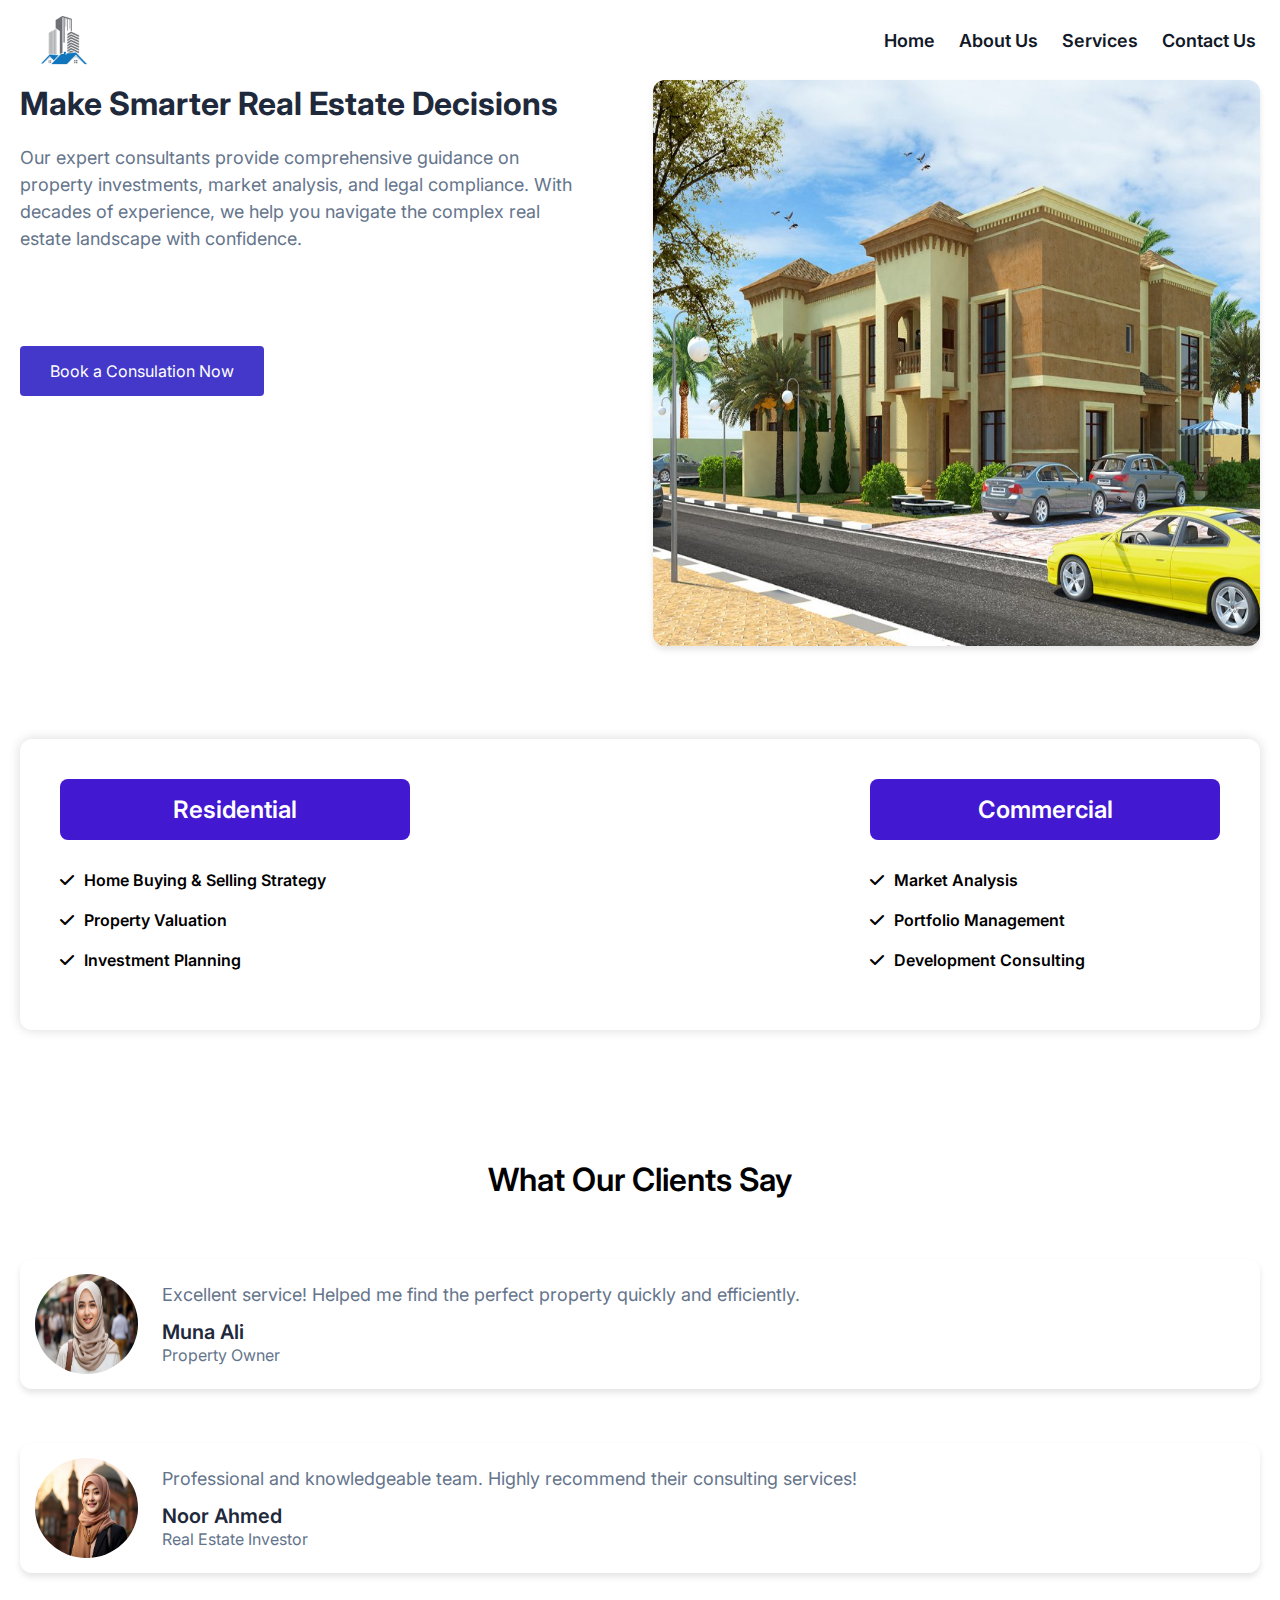
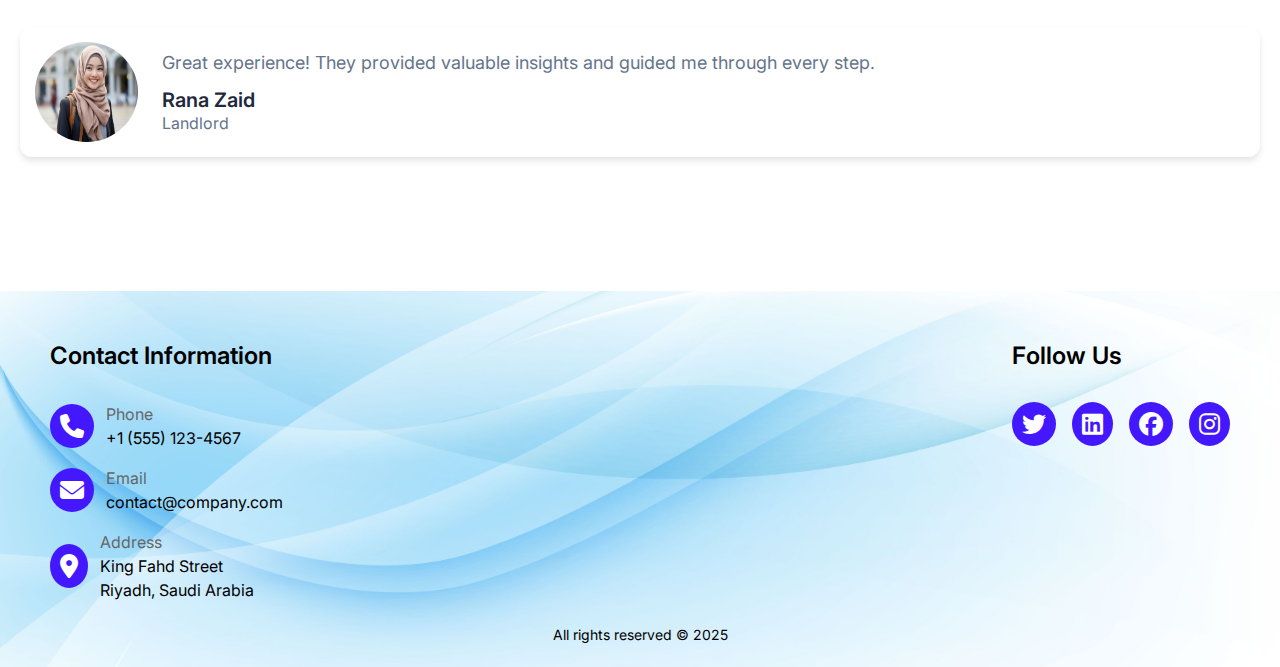
<file: services_consulting.html>
<!doctype html>
<html lang="en">
    <head>
        <meta charset="UTF-8" />
        <meta name="viewport" content="width=device-width, initial-scale=1.0" />
        <link rel="icon" type="image/png" href="images/logo.jpg">
        <title>Real Estate Consulting</title>
        <link
        href="https://fonts.googleapis.com/css2?family=Inter:wght@400;600;700&family=Cairo:wght@700&display=swap"
        rel="stylesheet"
        />
        <link rel="stylesheet" href="https://cdnjs.cloudflare.com/ajax/libs/font-awesome/6.4.2/css/all.min.css">
        <link rel="stylesheet" href="style.css">
    </head>
    <body>
        <!-- Header & Navigation -->
        <header class="header">
            <img src="images/logo.jpg" alt="" class="logo">
            <nav class="nav-menu" id="nav-menu">
            <a href="index.html" class="nav-link">Home</a>
            <a href="about_us.html" class="nav-link">About Us</a>
            <a href="services.html" class="nav-link">Services</a>
            <a href="contact_us.html" class="nav-link">Contact Us</a>
            </nav>
            <!-- زر القائمة للهاتف -->
            <div class="menu-toggle" id="menu-btn">
                <i class="fa-solid fa-bars"></i>
            </div>
        </header>

        <main class="service_management">

            <section class="hero">
                <div class="hero-content">
                    <h1 class="hero-title">Make Smarter Real Estate Decisions</h1>
                    <p class="hero-description">
                        Our expert consultants provide comprehensive guidance on property
                        investments, market analysis, and legal compliance. With decades of
                        experience, we help you navigate the complex real estate landscape
                        with confidence.
                    </p>
                    <button class="cta-button">Book a Consulation Now</button>
                </div>
                <img src="images/img40.jpeg" alt="Real Estate Building" class="hero-image" />
            </section>

            <section class="services-section-consulting">
                <div class="service-column">
                    <h2 class="service-category">Residential</h2>
                    <div class="service-item">
                        <i class="fa-solid fa-check"></i>
                        <span>Home Buying & Selling Strategy</span>
                    </div>
                    <div class="service-item">
                        <i class="fa-solid fa-check"></i>
                        <span>Property Valuation</span>
                    </div>
                    <div class="service-item">
                        <i class="fa-solid fa-check"></i>
                        <span>Investment Planning</span>
                    </div>
                </div>

                <div class="service-column">
                    <h2 class="service-category">Commercial</h2>
                    <div class="service-item">
                        <i class="fa-solid fa-check"></i>
                        <span>Market Analysis</span>
                    </div>
                    <div class="service-item">
                        <i class="fa-solid fa-check"></i>
                        <span>Portfolio Management</span>
                    </div>
                    <div class="service-item">
                        <i class="fa-solid fa-check"></i>
                        <span>Development Consulting</span>
                    </div>
                </div>
            </section>

            <section class="testimonials">
                <h2 class="section-title">What Our Clients Say</h2>

                <article class="testimonial-card">
                    <img src="images/img41.jpg" alt="Client" class="testimonial-image" />
                    <div class="testimonial-content">
                        <p class="testimonial-text">
                            Excellent service! Helped me find the perfect property quickly and
                            efficiently.
                        </p>
                        <h3 class="client-name">Muna Ali</h3>
                        <p class="client-title">Property Owner</p>
                    </div>
                </article>

                <article class="testimonial-card">
                    <img src="images/img42.jpg" alt="Client" class="testimonial-image" />
                    <div class="testimonial-content">
                        <p class="testimonial-text">
                            Professional and knowledgeable team. Highly recommend their
                            consulting services!
                        </p>
                        <h3 class="client-name">Noor Ahmed</h3>
                        <p class="client-title">Real Estate Investor</p>
                    </div>
                </article>

                <article class="testimonial-card">
                    <img src="images/img43.jpg" alt="Client" class="testimonial-image" />
                    <div class="testimonial-content">
                        <p class="testimonial-text">
                            Great experience! They provided valuable insights and guided me
                            through every step.
                        </p>
                        <h3 class="client-name">Rana Zaid</h3>
                        <p class="client-title">Landlord</p>
                    </div>
                </article>
            </section>

        </main>

        <!-- Footer Section -->
        <footer class="footer-section">
                    
            <div class="contact-container">
            <div class="contact-info">
                <h2 class="contact-title">Contact Information</h2>
                <div class="contact-item">
                <i class="fa-solid fa-phone icon"></i>
                <div>
                    <span class="text-label">Phone</span><br />
                    <span class="line-height">+1 (555) 123-4567</span>
                </div>
                </div>
                <div class="contact-item">
                <i class="fa-solid fa-envelope icon"></i>
                <div>
                    <span class="text-label">Email</span><br />
                    <span class="line-height">contact@company.com</span>
                </div>
                </div>
                <div class="contact-item">
                <i class="fa-solid fa-location-dot icon"></i>
                <div>
                    <span class="text-label">Address</span><br />
                    <span class="line-height">King Fahd Street</span>
                    <br />
                    <span class="line-height">Riyadh, Saudi Arabia</span>
                </div>
                </div>
            </div>
            <div class="social-media">
                <h2 class="social-title">Follow Us</h2>
                <div class="social-icons">
                <i class="fa-brands fa-twitter social-icon"></i>
                <i class="fa-brands fa-linkedin social-icon"></i>
                <i class="fa-brands fa-facebook social-icon"></i>
                <i class="fa-brands fa-instagram social-icon"></i>
                </div>
            </div>
            </div>

            <div class="copyright">
            <p>All rights reserved © 2025</p>
            </div>

        </footer>

        <script src="script.js"></script>
    </body>
</html>
</file>
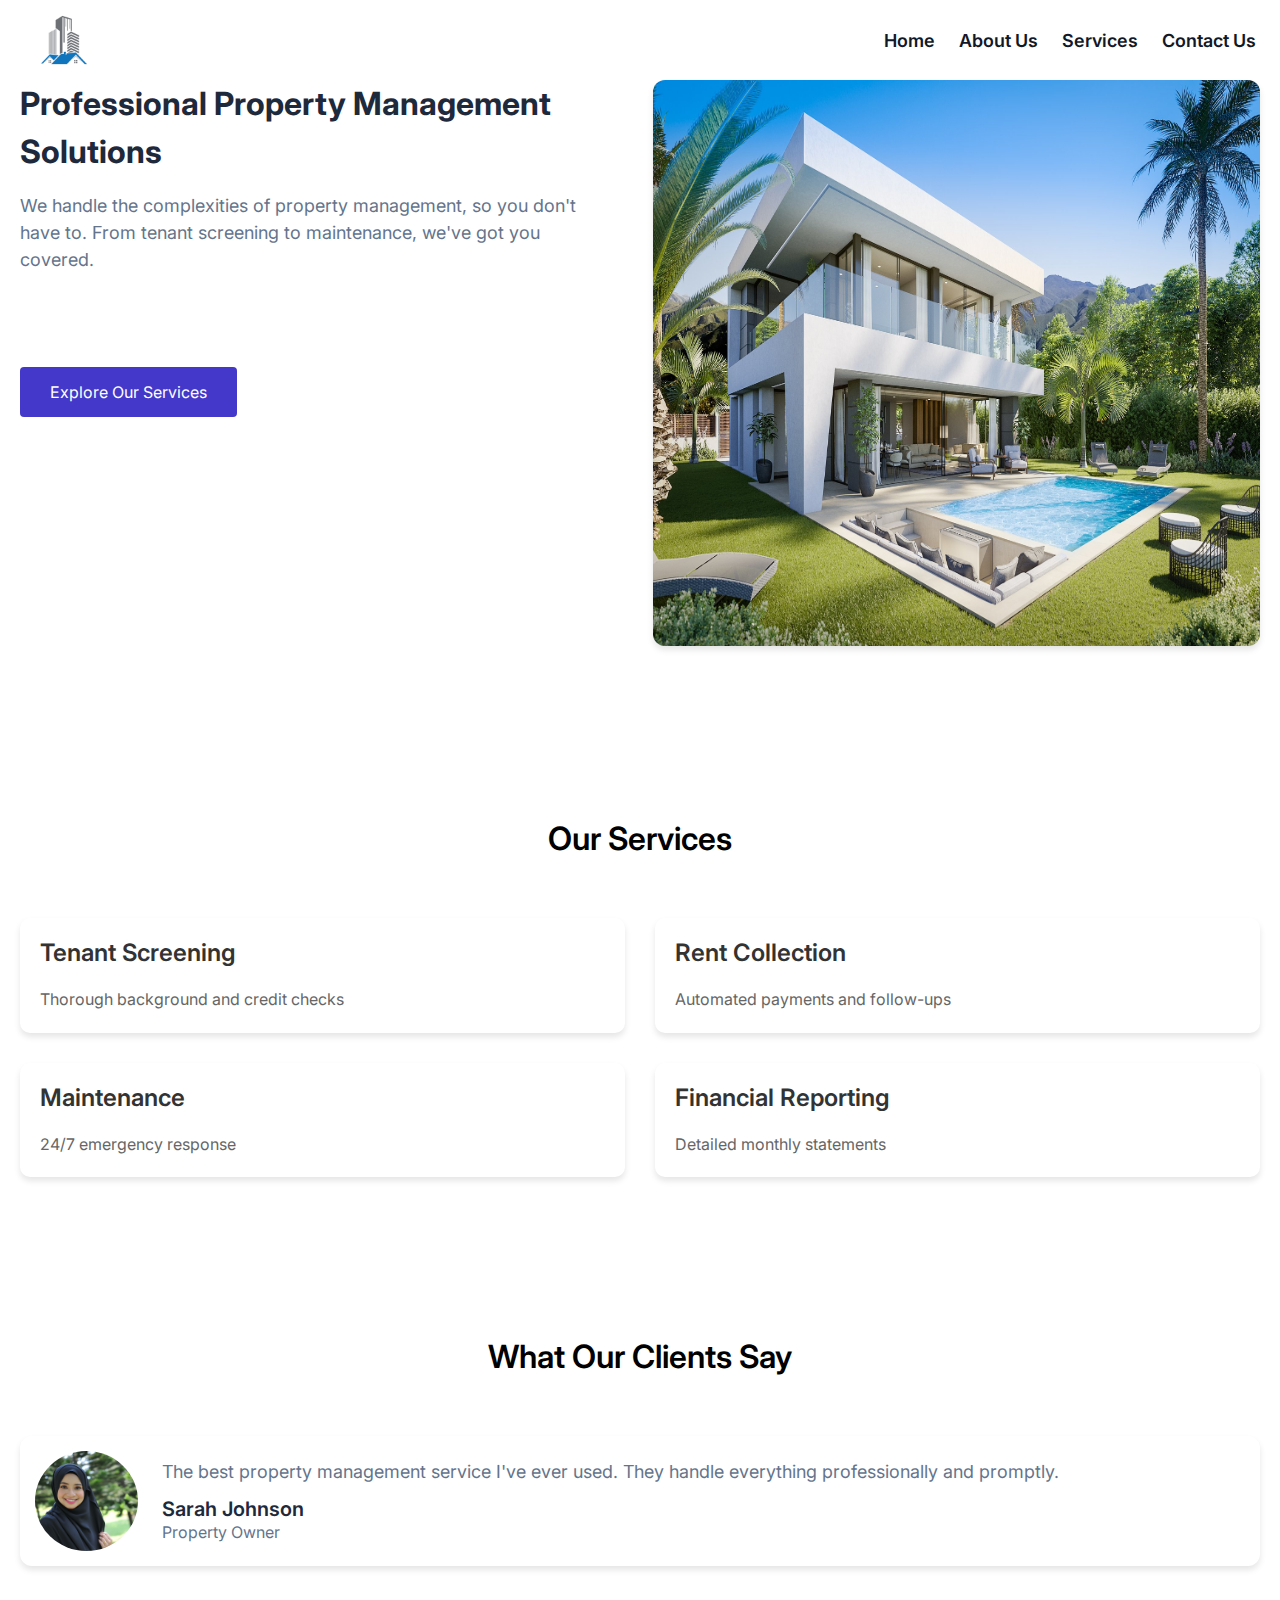
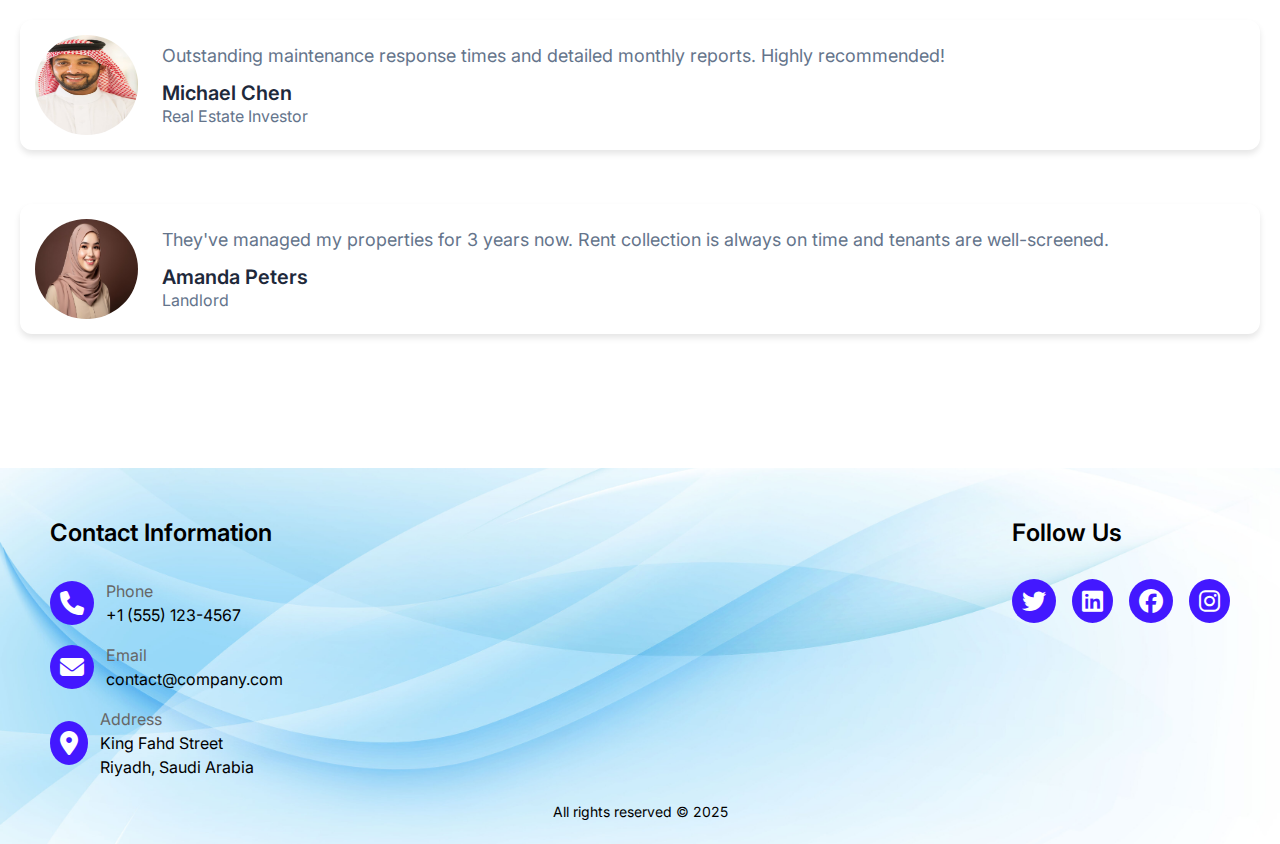
<file: services_management.html>
<!DOCTYPE html>
<html lang="en">
    <head>
        <meta charset="UTF-8">
        <meta name="viewport" content="width=device-width, initial-scale=1.0">
        <link rel="icon" type="image/png" href="images/logo.jpg">
        <title>Property Management Solutions</title>
        
        <link href="https://fonts.googleapis.com/css2?family=Cairo:wght@400;700&family=Inter:wght@400;600;700&display=swap" rel="stylesheet">
        <link rel="stylesheet" href="https://cdnjs.cloudflare.com/ajax/libs/font-awesome/6.4.2/css/all.min.css">
        <link rel="stylesheet" href="style.css">
    </head>
    <body>
        <!-- Header & Navigation -->
        <header class="header">
            <img src="images/logo.jpg" alt="" class="logo">
            <nav class="nav-menu" id="nav-menu">
            <a href="index.html" class="nav-link">Home</a>
            <a href="about_us.html" class="nav-link">About Us</a>
            <a href="services.html" class="nav-link">Services</a>
            <a href="contact_us.html" class="nav-link">Contact Us</a>
            </nav>
            <!-- زر القائمة للهاتف -->
            <div class="menu-toggle" id="menu-btn">
                <i class="fa-solid fa-bars"></i>
            </div>
        </header>

        <main class="service_management">
            
            <!-- Hero Section -->
            <section class="hero">
                <div class="hero-content">
                    <h1 class="hero-title">Professional Property Management Solutions</h1>
                    <p class="hero-description">We handle the complexities of property management, so you don't have to. From tenant screening to maintenance, we've got you covered.</p>
                    <button class="cta-button">Explore Our Services</button>
                </div>
                <img src="images/img31.jpeg" alt="Modern property" class="hero-image">
            </section>
            
            <!-- Services section -->
            <section class="services-section">
                <h2 class="section-title">Our Services</h2>
                <div class="services-grid">
                    <article class="service-card">
                        <h3 class="service-title">Tenant Screening</h3>
                        <p class="service-description">Thorough background and credit checks</p>
                    </article>
                    <article class="service-card">
                        <h3 class="service-title">Rent Collection</h3>
                        <p class="service-description">Automated payments and follow-ups</p>
                    </article>
                    <article class="service-card">
                        <h3 class="service-title">Maintenance</h3>
                        <p class="service-description">24/7 emergency response</p>
                    </article>
                    <article class="service-card">
                        <h3 class="service-title">Financial Reporting</h3>
                        <p class="service-description">Detailed monthly statements</p>
                    </article>
                </div>
            </section>

            <!-- Testimonials section -->
            <section class="testimonials">
                <h2 class="section-title">What Our Clients Say</h2>

                <article class="testimonial-card">
                    <img src="images/img37.jpeg" alt="Sarah Johnson" class="testimonial-image">
                    <div class="testimonial-content">
                        <p class="testimonial-text">The best property management service I've ever used. They handle everything professionally and promptly.</p>
                        <h3 class="client-name">Sarah Johnson</h3>
                        <p class="client-title">Property Owner</p>
                    </div>
                </article>

                <article class="testimonial-card">
                    <img src="images/img38.jpeg" alt="Michael Chen" class="testimonial-image">
                    <div class="testimonial-content">
                        <p class="testimonial-text">Outstanding maintenance response times and detailed monthly reports. Highly recommended!</p>
                        <h3 class="client-name">Michael Chen</h3>
                        <p class="client-title">Real Estate Investor</p>
                    </div>
                </article>

                <article class="testimonial-card">
                    <img src="images/img39.jpg" alt="Amanda Peters" class="testimonial-image">
                    <div class="testimonial-content">
                        <p class="testimonial-text">They've managed my properties for 3 years now. Rent collection is always on time and tenants are well-screened.</p>
                        <h3 class="client-name">Amanda Peters</h3>
                        <p class="client-title">Landlord</p>
                    </div>
                </article>
            </section>

        </main>

        <!-- Footer Section -->
        <footer class="footer-section">
                    
            <div class="contact-container">
            <div class="contact-info">
                <h2 class="contact-title">Contact Information</h2>
                <div class="contact-item">
                <i class="fa-solid fa-phone icon"></i>
                <div>
                    <span class="text-label">Phone</span><br />
                    <span class="line-height">+1 (555) 123-4567</span>
                </div>
                </div>
                <div class="contact-item">
                <i class="fa-solid fa-envelope icon"></i>
                <div>
                    <span class="text-label">Email</span><br />
                    <span class="line-height">contact@company.com</span>
                </div>
                </div>
                <div class="contact-item">
                <i class="fa-solid fa-location-dot icon"></i>
                <div>
                    <span class="text-label">Address</span><br />
                    <span class="line-height">King Fahd Street</span>
                    <br />
                    <span class="line-height">Riyadh, Saudi Arabia</span>
                </div>
                </div>
            </div>
            <div class="social-media">
                <h2 class="social-title">Follow Us</h2>
                <div class="social-icons">
                <i class="fa-brands fa-twitter social-icon"></i>
                <i class="fa-brands fa-linkedin social-icon"></i>
                <i class="fa-brands fa-facebook social-icon"></i>
                <i class="fa-brands fa-instagram social-icon"></i>
                </div>
            </div>
            </div>

            <div class="copyright">
            <p>All rights reserved © 2025</p>
            </div>

        </footer>

        <script src="script.js"></script>
    </body>
</html>
</file>
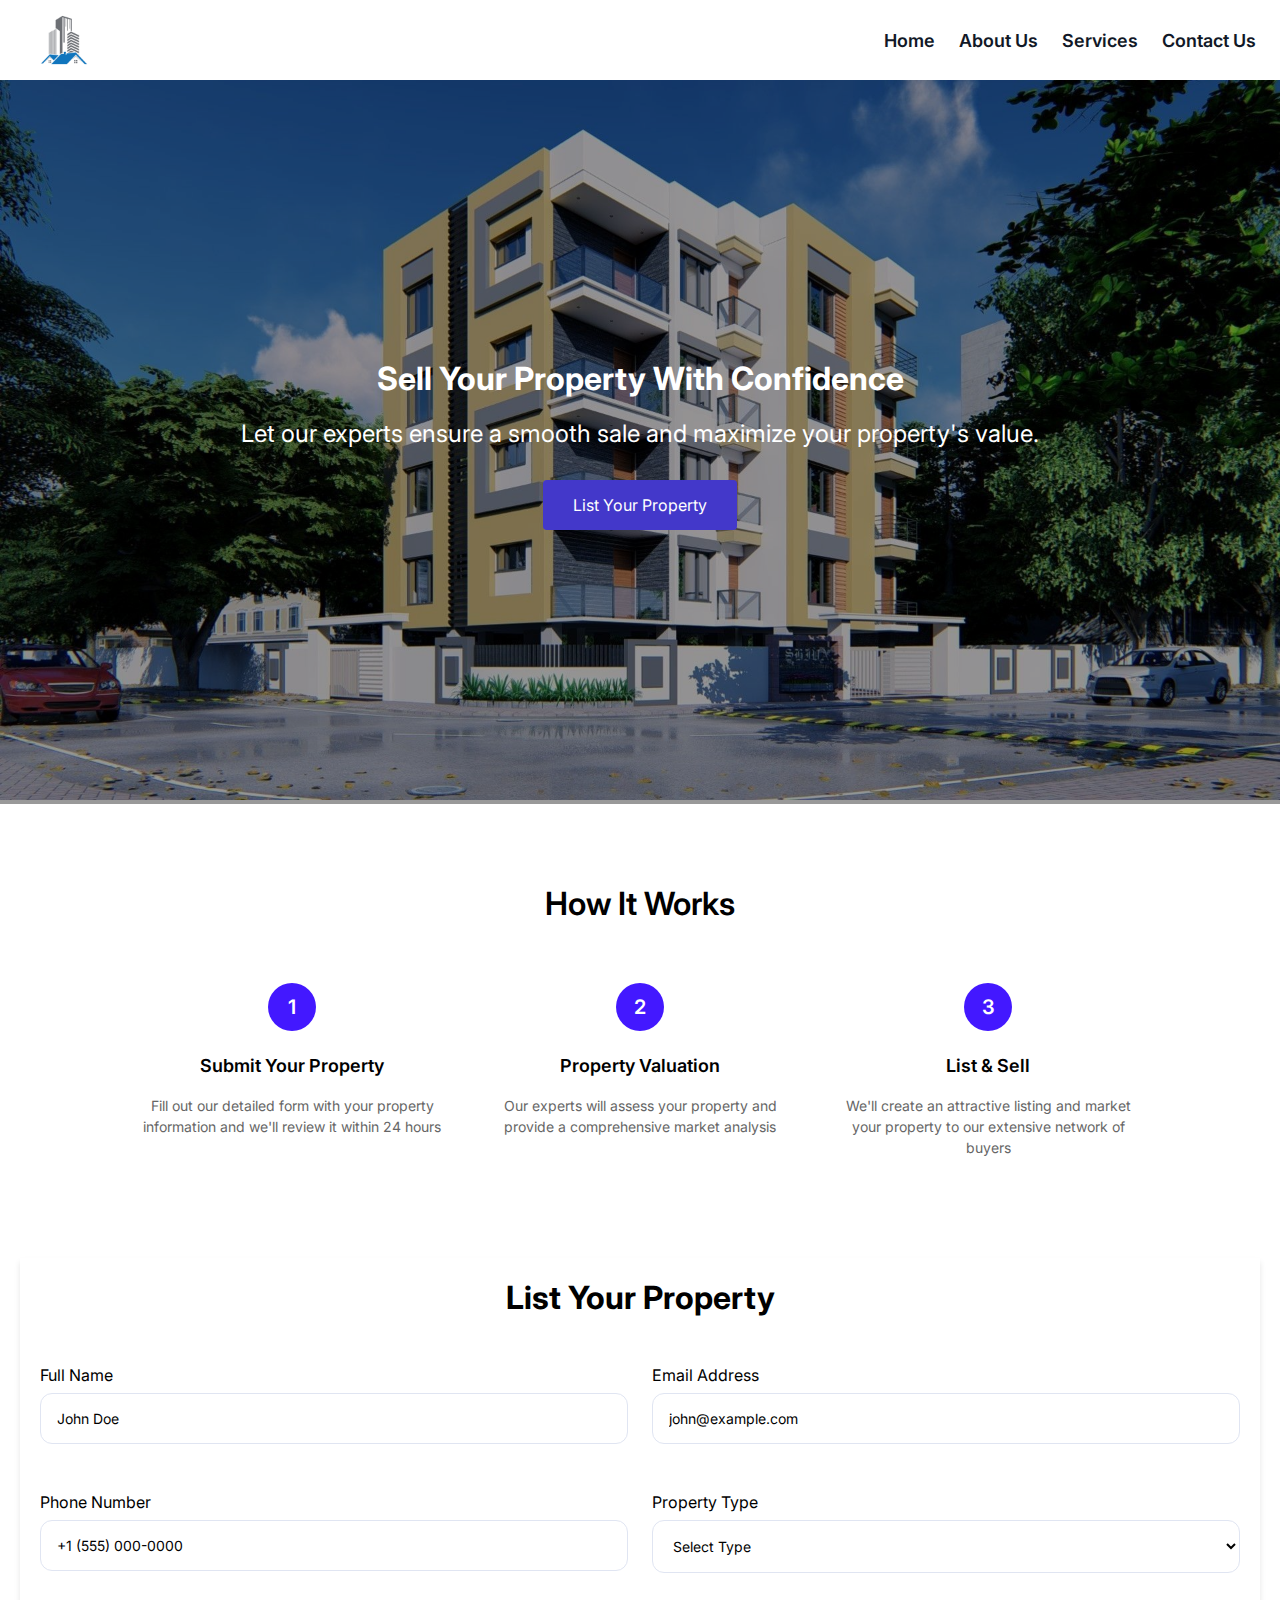
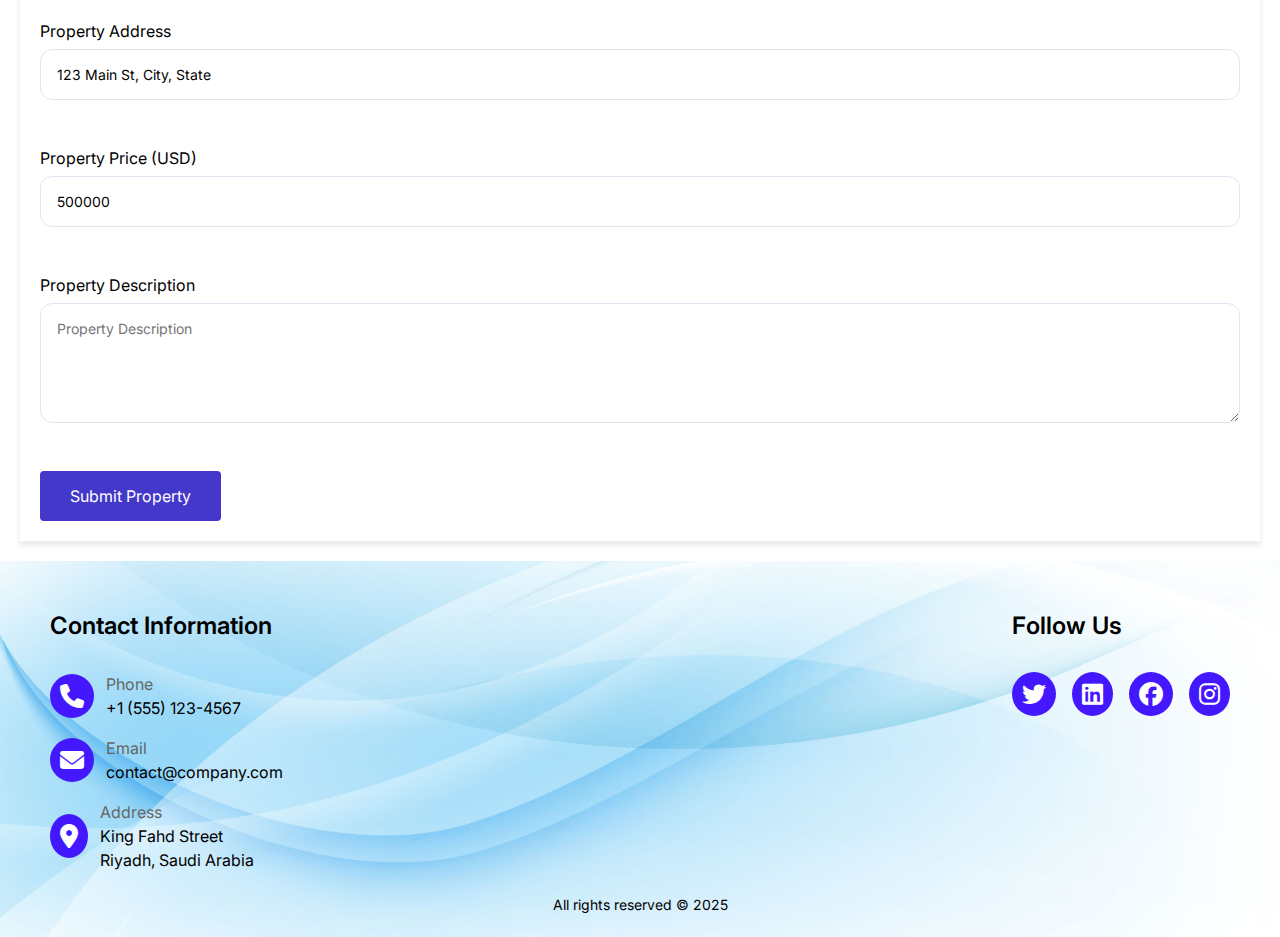
<file: services_sell.html>
<!DOCTYPE html>
<html lang="en">
    <head>
        <meta charset="UTF-8">
        <meta name="viewport" content="width=device-width, initial-scale=1.0">
        <link rel="icon" type="image/png" href="images/logo.jpg">
        <title>Real Estate Property Listing</title>
        <link href="https://fonts.googleapis.com/css2?family=Inter:wght@400;500;600;700&display=swap" rel="stylesheet">
        <link rel="stylesheet" href="https://cdnjs.cloudflare.com/ajax/libs/font-awesome/6.4.2/css/all.min.css">
        <link rel="stylesheet" href="style.css">
    </head>
    <body>
        <!-- Header & Navigation -->
        <header class="header">
            <img src="images/logo.jpg" alt="" class="logo">
            <nav class="nav-menu" id="nav-menu">
            <a href="index.html" class="nav-link">Home</a>
            <a href="about_us.html" class="nav-link">About Us</a>
            <a href="services.html" class="nav-link">Services</a>
            <a href="contact_us.html" class="nav-link">Contact Us</a>
            </nav>
            <!-- زر القائمة للهاتف -->
            <div class="menu-toggle" id="menu-btn">
                <i class="fa-solid fa-bars"></i>
            </div>
        </header>

        <main>

            <section class="hero">
                <img src="images/img1.jpg" alt="Modern Apartment Building" class="hero-image">
                <div class="hero-overlay">
                    <h1 class="hero-title">Sell Your Property With Confidence</h1>
                    <p class="hero-subtitle">Let our experts ensure a smooth sale and maximize your property's value.</p>
                    <a href="#property-form-section" class="cta-button">List Your Property</a>
                </div>
            </section>

            <section class="how-it-works">
                <h2 class="section-title">How It Works</h2>
                <div class="steps-container-sell">
                    <div class="step-sell">
                        <div class="step-number-sell">1</div>
                        <h3 class="step-title">Submit Your Property</h3>
                        <p class="step-description">Fill out our detailed form with your property information and we'll review it within 24 hours</p>
                    </div>
                    <div class="step-sell">
                        <div class="step-number-sell">2</div>
                        <h3 class="step-title">Property Valuation</h3>
                        <p class="step-description">Our experts will assess your property and provide a comprehensive market analysis</p>
                    </div>
                    <div class="step-sell">
                        <div class="step-number-sell">3</div>
                        <h3 class="step-title">List &amp; Sell</h3>
                        <p class="step-description">We'll create an attractive listing and market your property to our extensive network of buyers</p>
                    </div>
                </div>
            </section>

            <section class="property-form-section" id="property-form-section">
                <div class="form-container">
                    <h2 class="form-title">List Your Property</h2>
                    <form class="property-form">
                        <div class="form-row">
                            <div class="form-group">
                                <label>Full Name</label>
                                <input type="text" placeholder="Full Name" value="John Doe" class="form-input">
                            </div>
                            <div class="form-group">
                                <label>Email Address</label>
                                <input type="email" placeholder="Email Address" value="john@example.com" class="form-input">
                            </div>
                        </div>
                        <div class="form-row">
                            <div class="form-group">
                                <label>Phone Number</label>
                                <input type="tel" placeholder="Phone Number" value="+1 (555) 000-0000" class="form-input">
                            </div>
                            <div class="form-group">
                                <label>Property Type</label>
                                <select class="form-select">
                                    <option selected disabled>Select Type</option>
                                    <option>Apartment</option>
                                    <option>House</option>
                                    <option>Commercial</option>
                                    <option>Land</option>
                                </select>
                            </div>
                        </div>
                        <div class="form-group">
                            <label>Property Address</label>
                            <input type="text" placeholder="Property Address" value="123 Main St, City, State" class="form-input">
                        </div>
                        <div class="form-group">
                            <label>Property Price (USD)</label>
                            <input type="text" placeholder="Expected Price (USD)" value="500000" class="form-input">
                        </div>
                        <div class="form-group">
                            <label>Property Description</label>
                            <textarea placeholder="Property Description" class="form-textarea"></textarea>
                        </div>
                        <div>
                            <button type="submit" class="cta-button">Submit Property</button>
                        </div>
                        
                    </form>
                </div>
            </section>

        </main>

        <!-- Footer Section -->
        <footer class="footer-section">
                    
            <div class="contact-container">
            <div class="contact-info">
                <h2 class="contact-title">Contact Information</h2>
                <div class="contact-item">
                <i class="fa-solid fa-phone icon"></i>
                <div>
                    <span class="text-label">Phone</span><br />
                    <span class="line-height">+1 (555) 123-4567</span>
                </div>
                </div>
                <div class="contact-item">
                <i class="fa-solid fa-envelope icon"></i>
                <div>
                    <span class="text-label">Email</span><br />
                    <span class="line-height">contact@company.com</span>
                </div>
                </div>
                <div class="contact-item">
                <i class="fa-solid fa-location-dot icon"></i>
                <div>
                    <span class="text-label">Address</span><br />
                    <span class="line-height">King Fahd Street</span>
                    <br />
                    <span class="line-height">Riyadh, Saudi Arabia</span>
                </div>
                </div>
            </div>
            <div class="social-media">
                <h2 class="social-title">Follow Us</h2>
                <div class="social-icons">
                <i class="fa-brands fa-twitter social-icon"></i>
                <i class="fa-brands fa-linkedin social-icon"></i>
                <i class="fa-brands fa-facebook social-icon"></i>
                <i class="fa-brands fa-instagram social-icon"></i>
                </div>
            </div>
            </div>

            <div class="copyright">
            <p>All rights reserved © 2025</p>
            </div>

        </footer>

        <script src="script.js"></script>

    </body>
</html>
</file>
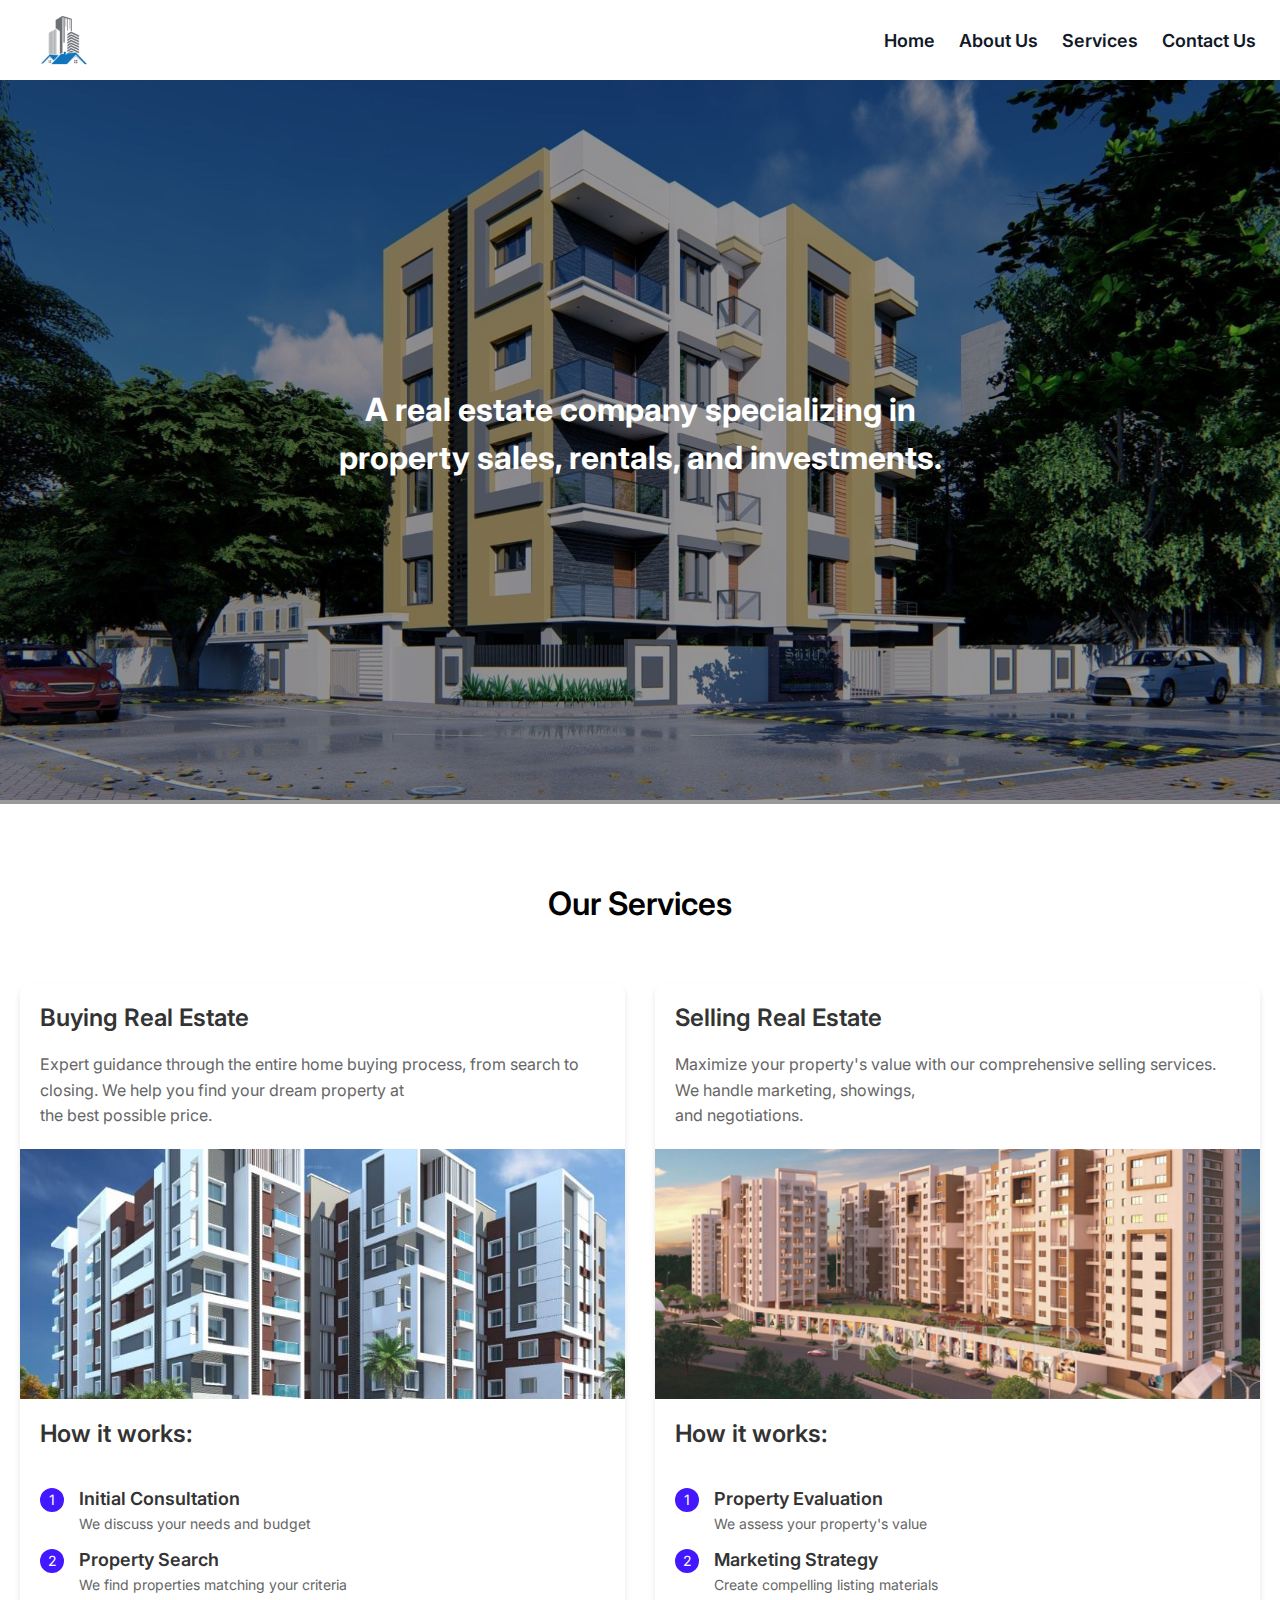
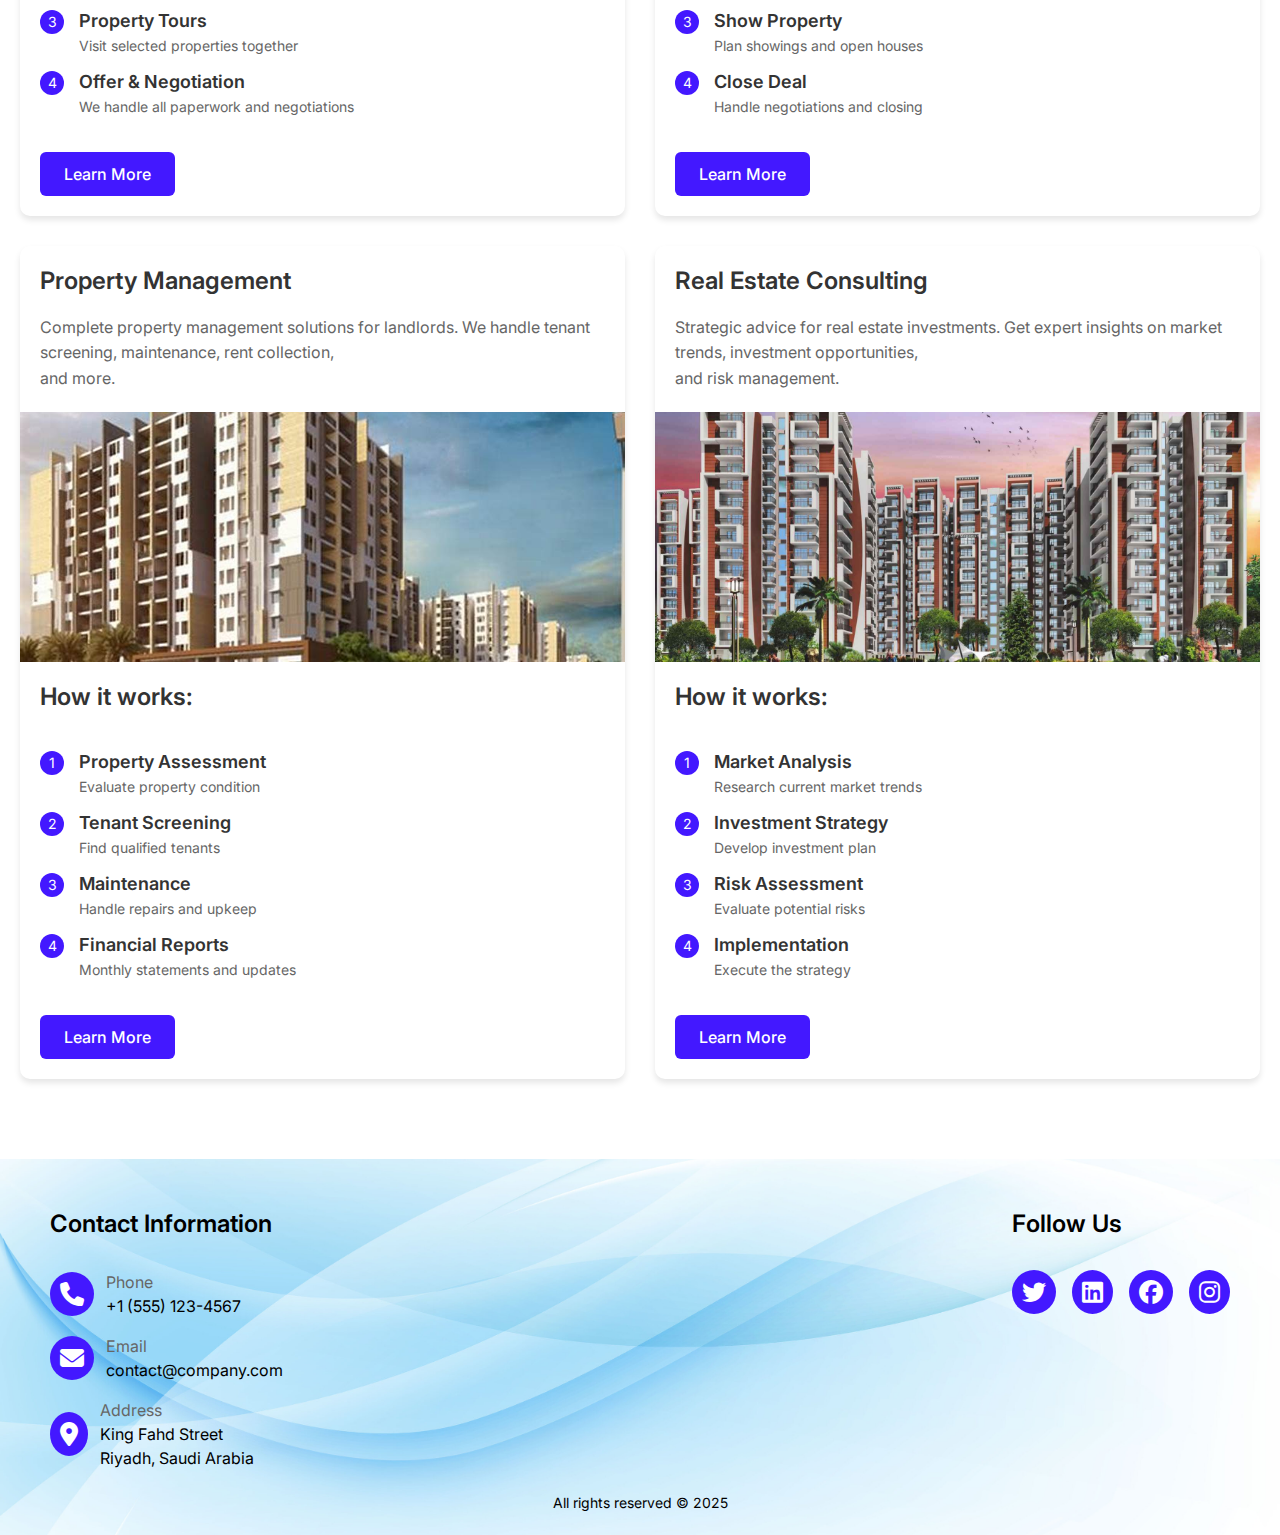
<file: services/services.html>
<!DOCTYPE html>
<html lang="en">
    <head>
        <meta charset="UTF-8">
        <meta name="viewport" content="width=device-width, initial-scale=1.0">
        <title>Real Estate Services</title>
        
        <link rel="stylesheet" href="https://fonts.googleapis.com/css2?family=Inter:wght@400;500;600;700&display=swap">
        <link rel="stylesheet" href="https://cdnjs.cloudflare.com/ajax/libs/font-awesome/6.4.2/css/all.min.css">
        <link rel="stylesheet" href="../style.css">
    </head>
    <body>

        <!-- Header & Navigation -->
        <header class="header">
            <img src="../images/logo.jpg" alt="" class="logo">
            <nav class="nav-menu" id="nav-menu">
            <a href="../index.html" class="nav-link">Home</a>
            <a href="../about_us.html" class="nav-link">About Us</a>
            <a href="../services/services.html" class="nav-link">Services</a>
            <a href="../contact_us.html" class="nav-link">Contact Us</a>
            </nav>
            <!-- زر القائمة للهاتف -->
            <div class="menu-toggle" id="menu-btn">
                <i class="fa-solid fa-bars"></i>
            </div>
        </header>

        <main>
            <!-- Hero Section -->
            <section class="hero">
                <img src="../images/img1.jpg" alt="Featured Property" class="hero-image" />
                <div class="hero-overlay">
                    <h1 class="hero-title">
                        A real estate company specializing in<br> property sales, rentals, and
                        investments.
                    </h1>
                </div>
            </section>

            <!-- Services Section -->
            <section class="services-section">
                <h2 class="section-title">Our Services</h2>
                <div class="services-grid">
                    <article class="service-card">
                        <h3 class="service-title">Buying Real Estate</h3>
                        <p class="service-description">
                            Expert guidance through the entire home buying process, from search to
                            closing. We help you find your dream property at <br>the best possible
                            price.
                        </p>
                        <div class="service-image buying-image"></div>
                        <h2 class="service-title">How it works:</h2>

                        <div class="service-steps">
                            <div class="step">
                                <div class="step-number">1</div>
                                <div class="step-content">
                                    <span class="step-title">Initial Consultation</span>
                                    <p class="step-description">We discuss your needs and budget</p>
                                </div>
                            </div>
                            <div class="step">
                                <div class="step-number">2</div>
                                <div class="step-content">
                                    <span class="step-title">Property Search</span>
                                    <p class="step-description">We find properties matching your criteria</p>
                                </div>
                            </div>
                            <div class="step">
                                <div class="step-number">3</div>
                                <div class="step-content">
                                    <span class="step-title">Property Tours</span>
                                    <p class="step-description">Visit selected properties together</p>
                                </div>
                            </div>
                            <div class="step">
                                <div class="step-number">4</div>
                                <div class="step-content">
                                    <span class="step-title">Offer &amp; Negotiation</span>
                                    <p class="step-description">We handle all paperwork and negotiations</p>
                                </div>
                            </div>
                            <a href="services_buy.html" class="learn-more-btn">Learn More</a>
                        </div>
                    </article>

                    <article class="service-card">
                        <h3 class="service-title">Selling Real Estate</h3>
                        <p class="service-description">
                            Maximize your property's value with our comprehensive selling services.
                            We handle marketing, showings, <br> and negotiations.
                            </p>
                        <div class="service-image selling-image"></div>
                        <h2 class="service-title">How it works:</h2>
                        <div class="service-steps">
                            <div class="step">
                                <div class="step-number">1</div>
                                <div class="step-content">
                                    <span class="step-title">Property Evaluation</span>
                                    <p class="step-description">We assess your property's value</p>
                                </div>
                            </div>
                            <div class="step">
                                <div class="step-number">2</div>
                                <div class="step-content">
                                    <span class="step-title">Marketing Strategy</span>
                                    <p class="step-description">Create compelling listing materials</p>
                                </div>
                            </div>
                            <div class="step">
                                <div class="step-number">3</div>
                                <div class="step-content">
                                    <span class="step-title">Show Property</span>
                                    <p class="step-description">Plan showings and open houses</p>
                                </div>
                            </div>
                            <div class="step">
                                <div class="step-number">4</div>
                                <div class="step-content">
                                    <span class="step-title">Close Deal</span>
                                    <p class="step-description">Handle negotiations and closing</p>
                                </div>
                            </div>
                            <a href="services_sell.html" class="learn-more-btn">Learn More</a>
                        </div>
                    </article>

                    <article class="service-card">
                        <h3 class="service-title">Property Management</h3>
                        <p class="service-description">
                            Complete property management solutions for landlords. We handle tenant
                            screening, maintenance, rent collection, <br>and more.
                        </p>
                        <div class="service-image management-image"></div>
                        <h2 class="service-title">How it works:</h2>
                        <div class="service-steps">
                            <div class="step">
                                <div class="step-number">1</div>
                                <div class="step-content">
                                    <span class="step-title">Property Assessment</span>
                                    <p class="step-description">Evaluate property condition</p>
                                </div>
                            </div>
                            <div class="step">
                                <div class="step-number">2</div>
                                <div class="step-content">
                                    <span class="step-title">Tenant Screening</span>
                                    <p class="step-description">Find qualified tenants</p>
                                </div>
                            </div>
                            <div class="step">
                                <div class="step-number">3</div>
                                <div class="step-content">
                                    <span class="step-title">Maintenance</span>
                                    <p class="step-description">Handle repairs and upkeep</p>
                                </div>
                            </div>
                            <div class="step">
                                <div class="step-number">4</div>
                                <div class="step-content">
                                    <span class="step-title">Financial Reports</span>
                                    <p class="step-description">Monthly statements and updates</p>
                                </div>
                            </div>
                            <a href="services_management.html" class="learn-more-btn">Learn More</a>
                        </div>
                    </article>

                    <article class="service-card">
                        <h3 class="service-title">Real Estate Consulting</h3>
                        <p class="service-description">
                            Strategic advice for real estate investments. Get expert insights on
                            market trends, investment opportunities,<br> and risk management.
                        </p>
                        <div class="service-image consulting-image"></div>
                        <h2 class="service-title">How it works:</h2>
                        <div class="service-steps">
                            <div class="step">
                                <div class="step-number">1</div>
                                <div class="step-content">
                                    <span class="step-title">Market Analysis</span>
                                    <p class="step-description">Research current market trends</p>
                                </div>
                            </div>
                            <div class="step">
                                <div class="step-number">2</div>
                                <div class="step-content">
                                    <span class="step-title">Investment Strategy</span>
                                    <p class="step-description">Develop investment plan</p>
                                </div>
                            </div>
                            <div class="step">
                                <div class="step-number">3</div>
                                <div class="step-content">
                                    <span class="step-title">Risk Assessment</span>
                                    <p class="step-description">Evaluate potential risks</p>
                                </div>
                            </div>
                            <div class="step">
                                <div class="step-number">4</div>
                                <div class="step-content">
                                    <span class="step-title">Implementation</span>
                                    <p class="step-description">Execute the strategy</p>
                                </div>
                            </div>
                            <a href="services_consulting.html" class="learn-more-btn">Learn More</a>
                        </div>
                    </article>
                </div>
            </section>
        </main>

        <!-- Footer Section -->
        <footer class="footer-section">
                    
            <div class="contact-container">
            <div class="contact-info">
                <h2 class="contact-title">Contact Information</h2>
                <div class="contact-item">
                <i class="fa-solid fa-phone icon"></i>
                <div>
                    <span class="text-label">Phone</span><br />
                    <span class="line-height">+1 (555) 123-4567</span>
                </div>
                </div>
                <div class="contact-item">
                <i class="fa-solid fa-envelope icon"></i>
                <div>
                    <span class="text-label">Email</span><br />
                    <span class="line-height">contact@company.com</span>
                </div>
                </div>
                <div class="contact-item">
                <i class="fa-solid fa-location-dot icon"></i>
                <div>
                    <span class="text-label">Address</span><br />
                    <span class="line-height">King Fahd Street</span>
                    <br />
                    <span class="line-height">Riyadh, Saudi Arabia</span>
                </div>
                </div>
            </div>
            <div class="social-media">
                <h2 class="social-title">Follow Us</h2>
                <div class="social-icons">
                <i class="fa-brands fa-twitter social-icon"></i>
                <i class="fa-brands fa-linkedin social-icon"></i>
                <i class="fa-brands fa-facebook social-icon"></i>
                <i class="fa-brands fa-instagram social-icon"></i>
                </div>
            </div>
            </div>

            <div class="copyright">
            <p>All rights reserved © 2025</p>
            </div>

        </footer>

        <script src="../script.js"></script>
    </body>
</html>
</file>
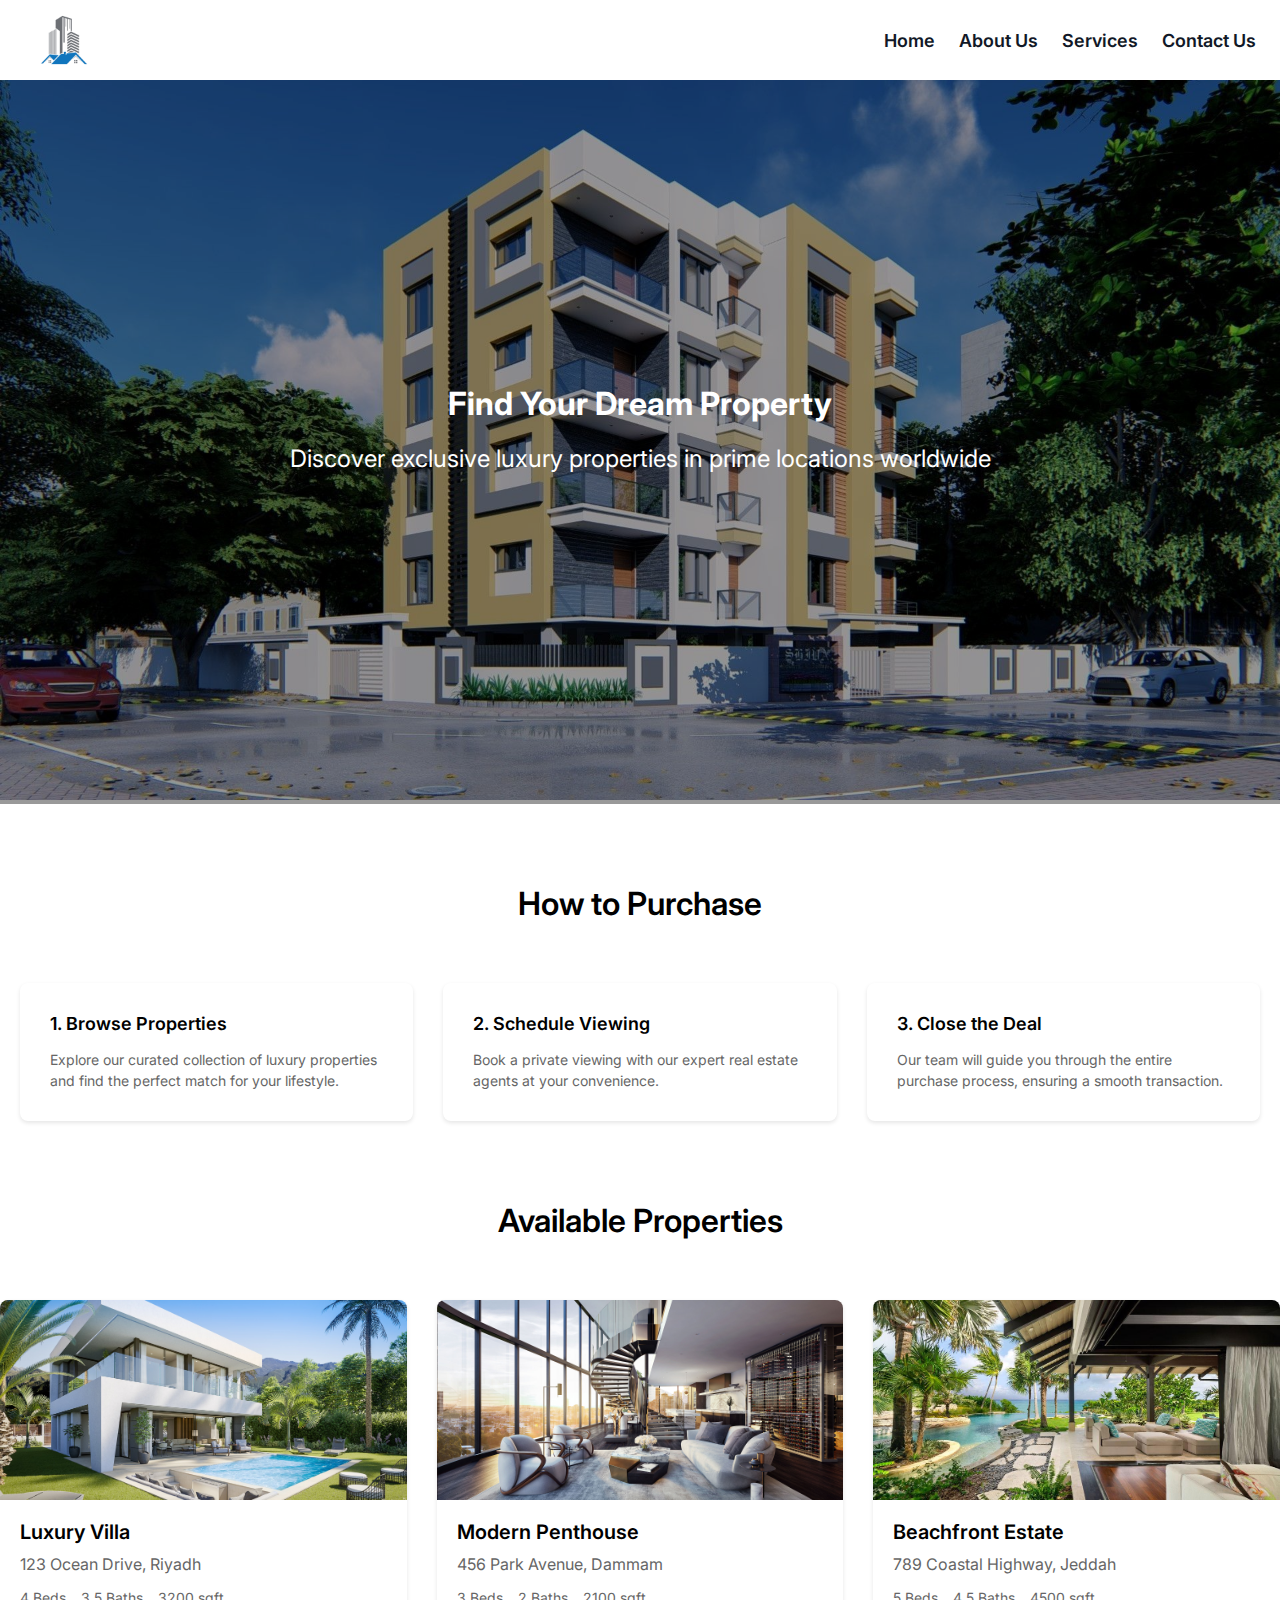
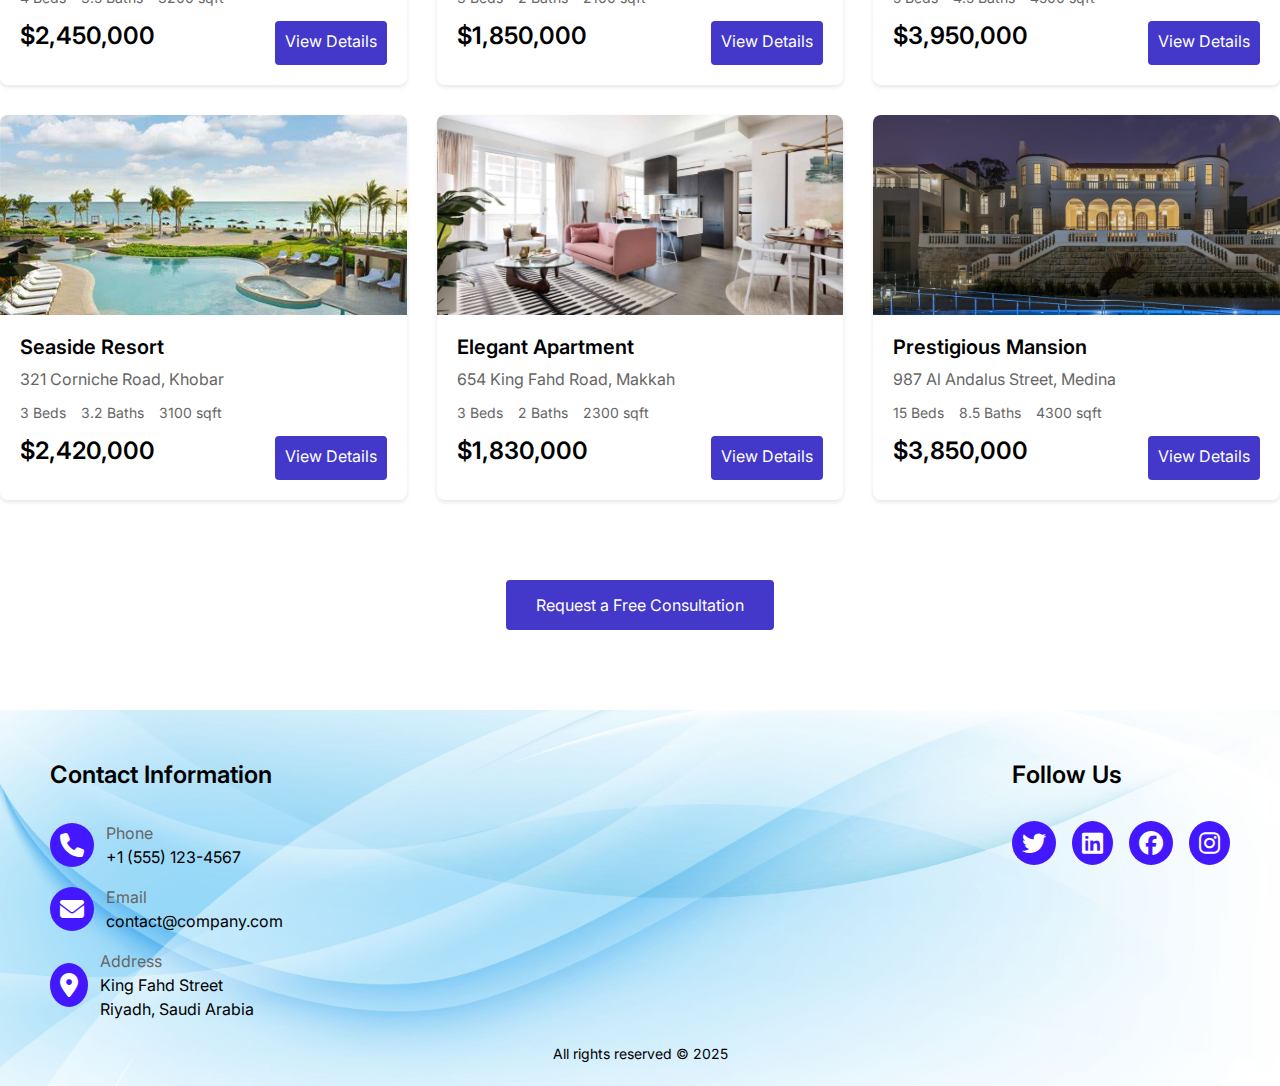
<file: services/services_buy.html>
<!doctype html>
<html lang="en">
    <head>
        <meta charset="UTF-8" />
        <meta name="viewport" content="width=device-width, initial-scale=1.0" />
        <title>Luxury Real Estate</title>
        <link
            href="https://fonts.googleapis.com/css2?family=Inter:wght@400;500;600;700&display=swap"
            rel="stylesheet" />
        <link rel="stylesheet" href="https://cdnjs.cloudflare.com/ajax/libs/font-awesome/6.4.2/css/all.min.css">
        <link rel="stylesheet" href="../style.css">

    </head>
    <body>

        <!-- Header & Navigation -->
        <header class="header">
            <img src="../images/logo.jpg" alt="" class="logo">
            <nav class="nav-menu" id="nav-menu">
            <a href="../index.html" class="nav-link">Home</a>
            <a href="../about_us.html" class="nav-link">About Us</a>
            <a href="../services/services.html" class="nav-link">Services</a>
            <a href="../contact_us.html" class="nav-link">Contact Us</a>
            </nav>
            <!-- زر القائمة للهاتف -->
            <div class="menu-toggle" id="menu-btn">
                <i class="fa-solid fa-bars"></i>
            </div>
        </header>

        

        <main>
            <!-- Hero Section -->
            <section class="hero">
                <img src="../images/img1.jpg" alt="Featured Property" class="hero-image" />
                <div class="hero-overlay">
                    <h1 class="hero-title">Find Your Dream Property</h1>
                    <p class="hero-subtitle">
                    Discover exclusive luxury properties in prime locations worldwide
                    </p>
                </div>
            </section>

            <!-- Purchase Section -->
            <section class="purchase-section">
                <h2 class="section-title">How to Purchase</h2>
                <div class="steps-container">
                    <article class="step-card">
                        <h3 class="step-title">1. Browse Properties</h3>
                        <p class="step-description">
                            Explore our curated collection of luxury properties and find the
                            perfect match for your lifestyle.
                        </p>
                    </article>
                    <article class="step-card">
                        <h3 class="step-title">2. Schedule Viewing</h3>
                        <p class="step-description">
                            Book a private viewing with our expert real estate agents at your
                            convenience.
                        </p>
                    </article>
                    <article class="step-card">
                        <h3 class="step-title">3. Close the Deal</h3>
                        <p class="step-description">
                            Our team will guide you through the entire purchase process,
                            ensuring a smooth transaction.
                        </p>
                    </article>
                </div>
            </section>

            <!-- Properties Section -->
            <section class="properties-section">
                <h2 class="section-title">Available Properties</h2>
                <div class="property-grid">
                    <article class="property-card">
                        <div class="property-image img1"></div>
                        <div class="property-content">
                            <h3 class="property-title">Luxury Villa</h3>
                            <p class="property-location">123 Ocean Drive, Riyadh</p>
                            <div class="property-features">
                                <span class="property-feature">4 Beds</span>
                                <span class="property-feature">3.5 Baths</span>
                                <span class="property-feature">3200 sqft</span>
                            </div>
                            <div class="row">
                                <p class="property-price">$2,450,000</p>
                                <a href="" class="view-details-btn">View Details</a>
                            </div>
                        </div>
                    </article>

                    <article class="property-card">
                        <div class="property-image img2"></div>
                        <div class="property-content">
                            <h3 class="property-title">Modern Penthouse</h3>
                            <p class="property-location">456 Park Avenue, Dammam</p>
                            <div class="property-features">
                                <span class="property-feature">3 Beds</span>
                                <span class="property-feature">2 Baths</span>
                                <span class="property-feature">2100 sqft</span>
                            </div>
                            <div class="row">
                                <p class="property-price">$1,850,000</p>
                                <a href="" class="view-details-btn">View Details</a>
                            </div>
                        </div>
                    </article>

                    <article class="property-card">
                        <div class="property-image img3"></div>
                        <div class="property-content">
                            <h3 class="property-title">Beachfront Estate</h3>
                            <p class="property-location">789 Coastal Highway, Jeddah</p>
                            <div class="property-features">
                                <span class="property-feature">5 Beds</span>
                                <span class="property-feature">4.5 Baths</span>
                                <span class="property-feature">4500 sqft</span>
                            </div>
                            <div class="row">
                                <p class="property-price">$3,950,000</p>
                                <a href="" class="view-details-btn">View Details</a>
                            </div>
                        </div>
                    </article>

                    <article class="property-card">
                        <div class="property-image img4"></div>
                        <div class="property-content">
                            <h3 class="property-title">Seaside Resort</h3>
                            <p class="property-location">321 Corniche Road, Khobar</p>
                            <div class="property-features">
                                <span class="property-feature">3 Beds</span>
                                <span class="property-feature">3.2 Baths</span>
                                <span class="property-feature">3100 sqft</span>
                            </div>
                            <div class="row">
                                <p class="property-price">$2,420,000</p>
                                <a href="" class="view-details-btn">View Details</a>
                            </div>
                        </div>
                    </article>

                    <article class="property-card">
                        <div class="property-image img5"></div>
                        <div class="property-content">
                            <h3 class="property-title">Elegant Apartment</h3>
                            <p class="property-location">654 King Fahd Road, Makkah</p>
                            <div class="property-features">
                                <span class="property-feature">3 Beds</span>
                                <span class="property-feature">2 Baths</span>
                                <span class="property-feature">2300 sqft</span>
                            </div>
                            <div class="row">
                                <p class="property-price">$1,830,000</p>
                                <a href="" class="view-details-btn">View Details</a>
                            </div>
                        </div>
                    </article>

                    <article class="property-card">
                        <div class="property-image img6"></div>
                        <div class="property-content">
                            <h3 class="property-title">Prestigious Mansion</h3>
                            <p class="property-location">987 Al Andalus Street, Medina</p>
                            <div class="property-features">
                                <span class="property-feature">15 Beds</span>
                                <span class="property-feature">8.5 Baths</span>
                                <span class="property-feature">4300 sqft</span>
                            </div>
                            <div class="row">
                                <p class="property-price">$3,850,000</p>
                                <a href="" class="view-details-btn">View Details</a>
                            </div>
                        </div>
                    </article>
                </div>
            </section>

            <!-- cta Section -->
            <section class="cta-section">
                <button class="cta-button">Request a Free Consultation</button>
            </section>

        </main>

        <!-- Footer Section -->
        <footer class="footer-section">
                    
            <div class="contact-container">
            <div class="contact-info">
                <h2 class="contact-title">Contact Information</h2>
                <div class="contact-item">
                <i class="fa-solid fa-phone icon"></i>
                <div>
                    <span class="text-label">Phone</span><br />
                    <span class="line-height">+1 (555) 123-4567</span>
                </div>
                </div>
                <div class="contact-item">
                <i class="fa-solid fa-envelope icon"></i>
                <div>
                    <span class="text-label">Email</span><br />
                    <span class="line-height">contact@company.com</span>
                </div>
                </div>
                <div class="contact-item">
                <i class="fa-solid fa-location-dot icon"></i>
                <div>
                    <span class="text-label">Address</span><br />
                    <span class="line-height">King Fahd Street</span>
                    <br />
                    <span class="line-height">Riyadh, Saudi Arabia</span>
                </div>
                </div>
            </div>
            <div class="social-media">
                <h2 class="social-title">Follow Us</h2>
                <div class="social-icons">
                <i class="fa-brands fa-twitter social-icon"></i>
                <i class="fa-brands fa-linkedin social-icon"></i>
                <i class="fa-brands fa-facebook social-icon"></i>
                <i class="fa-brands fa-instagram social-icon"></i>
                </div>
            </div>
            </div>

            <div class="copyright">
            <p>All rights reserved © 2025</p>
            </div>

        </footer>

        <script src="../script.js"></script>
    </body>
</html>
</file>
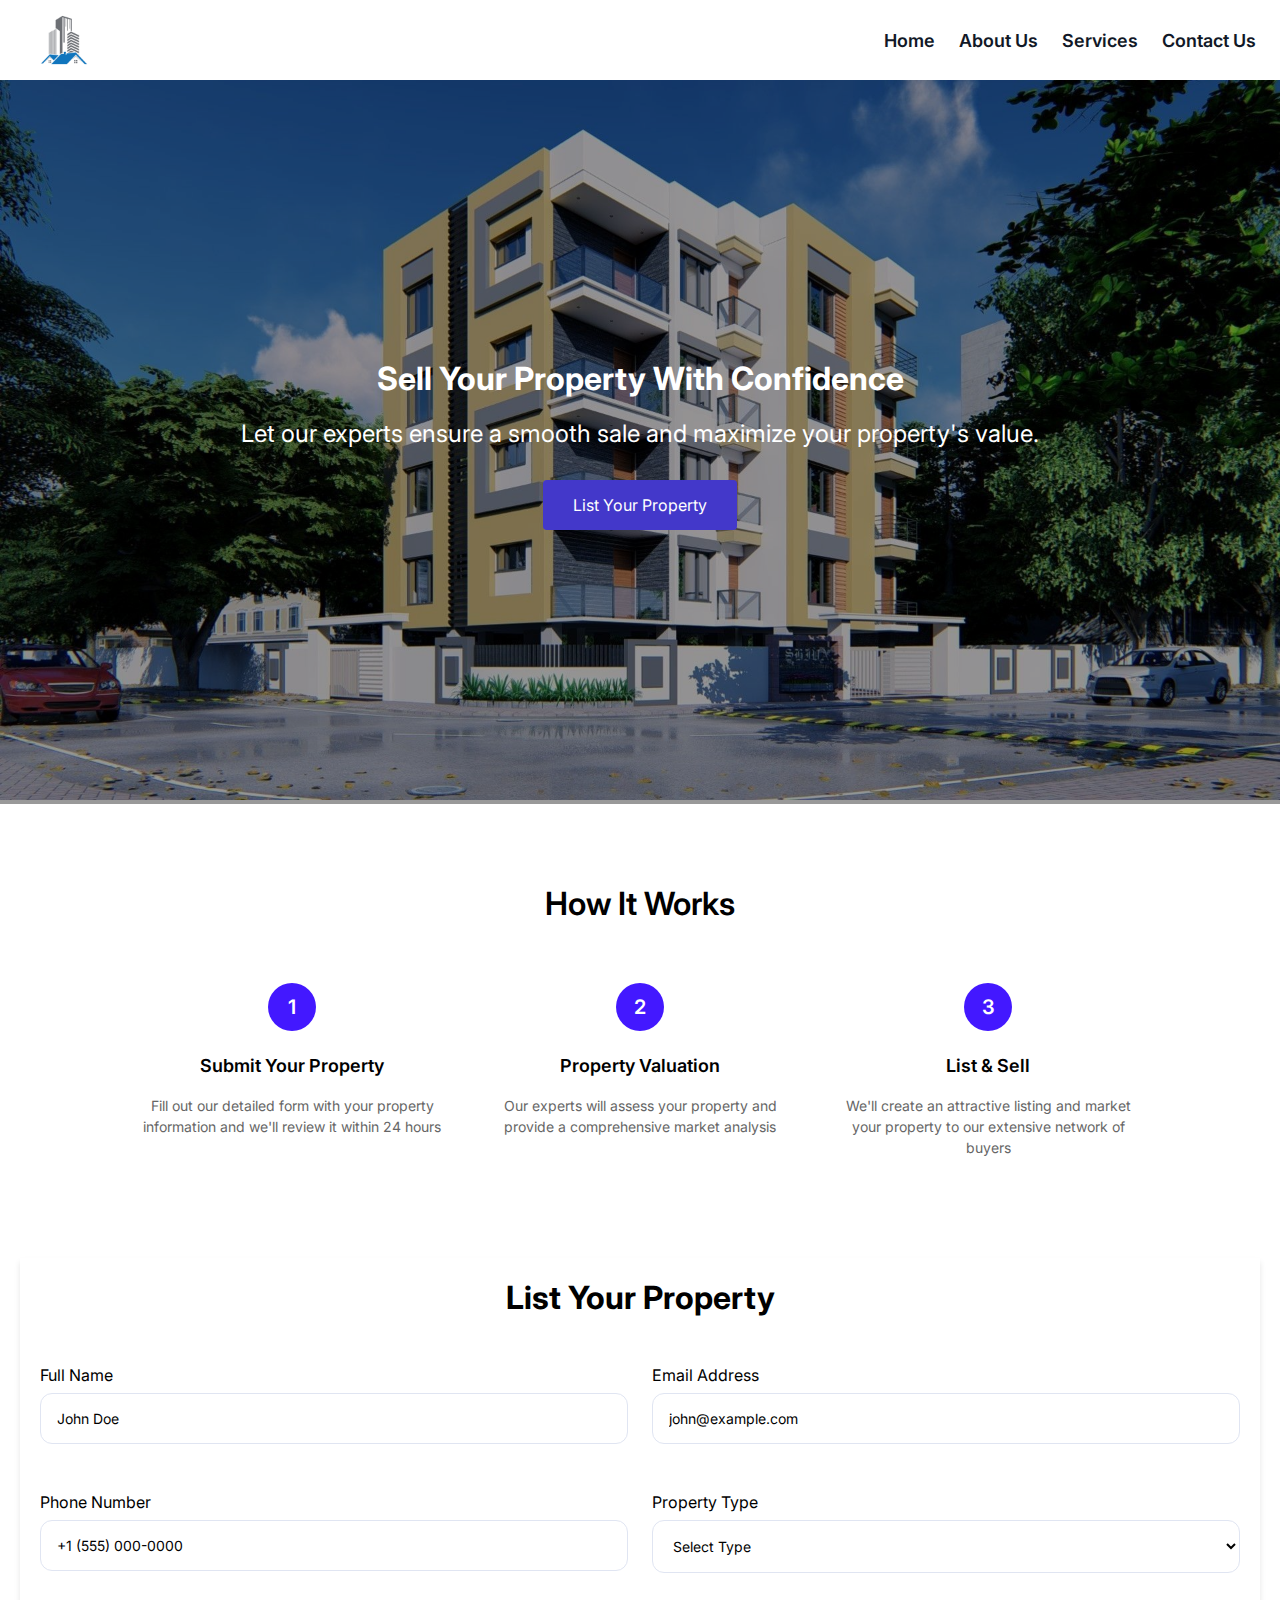
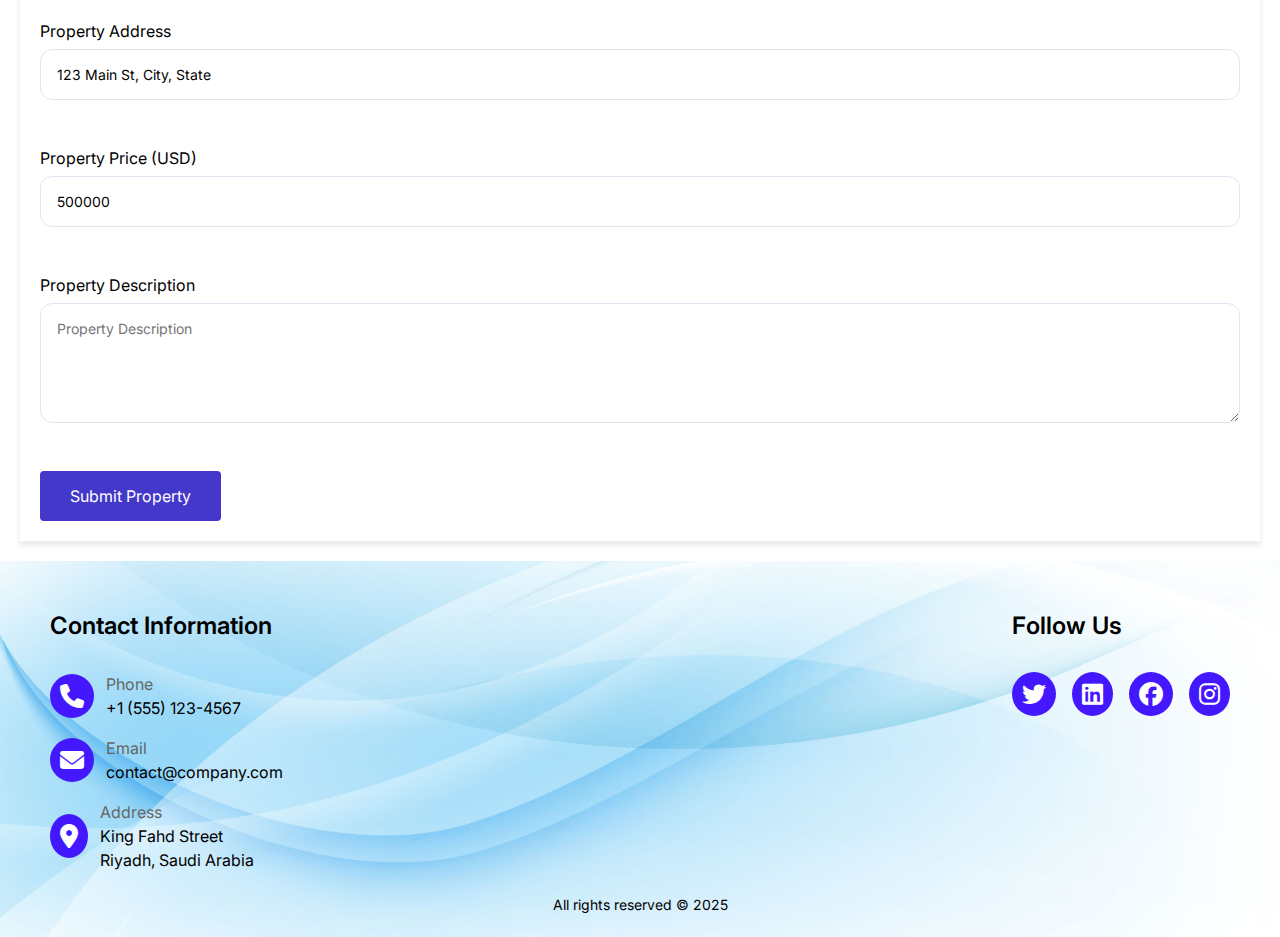
<file: services/services_sell.html>
<!DOCTYPE html>
<html lang="en">
    <head>
        <meta charset="UTF-8">
        <meta name="viewport" content="width=device-width, initial-scale=1.0">
        <title>Real Estate Property Listing</title>
        <link href="https://fonts.googleapis.com/css2?family=Inter:wght@400;500;600;700&display=swap" rel="stylesheet">
        <link rel="stylesheet" href="https://cdnjs.cloudflare.com/ajax/libs/font-awesome/6.4.2/css/all.min.css">
        <link rel="stylesheet" href="../style.css">
    </head>
    <body>
        <!-- Header & Navigation -->
        <header class="header">
            <img src="../images/logo.jpg" alt="" class="logo">
            <nav class="nav-menu" id="nav-menu">
            <a href="../index.html" class="nav-link">Home</a>
            <a href="../about_us.html" class="nav-link">About Us</a>
            <a href="../services/services.html" class="nav-link">Services</a>
            <a href="../contact_us.html" class="nav-link">Contact Us</a>
            </nav>
            <!-- زر القائمة للهاتف -->
            <div class="menu-toggle" id="menu-btn">
                <i class="fa-solid fa-bars"></i>
            </div>
        </header>

        <main>

            <section class="hero">
                <img src="../images/img1.jpg" alt="Modern Apartment Building" class="hero-image">
                <div class="hero-overlay">
                    <h1 class="hero-title">Sell Your Property With Confidence</h1>
                    <p class="hero-subtitle">Let our experts ensure a smooth sale and maximize your property's value.</p>
                    <a href="#property-form-section" class="cta-button">List Your Property</a>
                </div>
            </section>

            <section class="how-it-works">
                <h2 class="section-title">How It Works</h2>
                <div class="steps-container-sell">
                    <div class="step-sell">
                        <div class="step-number-sell">1</div>
                        <h3 class="step-title">Submit Your Property</h3>
                        <p class="step-description">Fill out our detailed form with your property information and we'll review it within 24 hours</p>
                    </div>
                    <div class="step-sell">
                        <div class="step-number-sell">2</div>
                        <h3 class="step-title">Property Valuation</h3>
                        <p class="step-description">Our experts will assess your property and provide a comprehensive market analysis</p>
                    </div>
                    <div class="step-sell">
                        <div class="step-number-sell">3</div>
                        <h3 class="step-title">List &amp; Sell</h3>
                        <p class="step-description">We'll create an attractive listing and market your property to our extensive network of buyers</p>
                    </div>
                </div>
            </section>

            <section class="property-form-section" id="property-form-section">
                <div class="form-container">
                    <h2 class="form-title">List Your Property</h2>
                    <form class="property-form">
                        <div class="form-row">
                            <div class="form-group">
                                <label>Full Name</label>
                                <input type="text" placeholder="Full Name" value="John Doe" class="form-input">
                            </div>
                            <div class="form-group">
                                <label>Email Address</label>
                                <input type="email" placeholder="Email Address" value="john@example.com" class="form-input">
                            </div>
                        </div>
                        <div class="form-row">
                            <div class="form-group">
                                <label>Phone Number</label>
                                <input type="tel" placeholder="Phone Number" value="+1 (555) 000-0000" class="form-input">
                            </div>
                            <div class="form-group">
                                <label>Property Type</label>
                                <select class="form-select">
                                    <option selected disabled>Select Type</option>
                                    <option>Apartment</option>
                                    <option>House</option>
                                    <option>Commercial</option>
                                    <option>Land</option>
                                </select>
                            </div>
                        </div>
                        <div class="form-group">
                            <label>Property Address</label>
                            <input type="text" placeholder="Property Address" value="123 Main St, City, State" class="form-input">
                        </div>
                        <div class="form-group">
                            <label>Property Price (USD)</label>
                            <input type="text" placeholder="Expected Price (USD)" value="500000" class="form-input">
                        </div>
                        <div class="form-group">
                            <label>Property Description</label>
                            <textarea placeholder="Property Description" class="form-textarea"></textarea>
                        </div>
                        <div>
                            <button type="submit" class="cta-button">Submit Property</button>
                        </div>
                        
                    </form>
                </div>
            </section>

        </main>

        <!-- Footer Section -->
        <footer class="footer-section">
                    
            <div class="contact-container">
            <div class="contact-info">
                <h2 class="contact-title">Contact Information</h2>
                <div class="contact-item">
                <i class="fa-solid fa-phone icon"></i>
                <div>
                    <span class="text-label">Phone</span><br />
                    <span class="line-height">+1 (555) 123-4567</span>
                </div>
                </div>
                <div class="contact-item">
                <i class="fa-solid fa-envelope icon"></i>
                <div>
                    <span class="text-label">Email</span><br />
                    <span class="line-height">contact@company.com</span>
                </div>
                </div>
                <div class="contact-item">
                <i class="fa-solid fa-location-dot icon"></i>
                <div>
                    <span class="text-label">Address</span><br />
                    <span class="line-height">King Fahd Street</span>
                    <br />
                    <span class="line-height">Riyadh, Saudi Arabia</span>
                </div>
                </div>
            </div>
            <div class="social-media">
                <h2 class="social-title">Follow Us</h2>
                <div class="social-icons">
                <i class="fa-brands fa-twitter social-icon"></i>
                <i class="fa-brands fa-linkedin social-icon"></i>
                <i class="fa-brands fa-facebook social-icon"></i>
                <i class="fa-brands fa-instagram social-icon"></i>
                </div>
            </div>
            </div>

            <div class="copyright">
            <p>All rights reserved © 2025</p>
            </div>

        </footer>

        <script src="../script.js"></script>

    </body>
</html>
</file>
<file: style.css>
* {
  margin: 0;
  padding: 0;
  box-sizing: border-box;
}

body {
  font-family: Inter, sans-serif;
  min-height: 100vh;
  display: flex;
  flex-direction: column;
}

/****************************************/
/* Home Page */
/****************************************/

/* Header & Navigation */
.header {
  display: flex;
  align-items: center;
  justify-content: space-between;
  padding: 0 24px;
  background-color: #ffffff;
}

.header .logo {
  width: 80px;
  height: auto;
}

.header .nav-menu {
  display: flex;
  gap: 24px;
  align-items: center;
}

.header .nav-menu .nav-link {
  color: #111827;
  font-size: 18px;
  font-weight: 600;
  text-decoration: none;
  transition: all 0.4s ease-in-out;
}

.header .nav-menu .nav-link:hover {
  background: #4318ff;
  color: #fff;
  padding: 10px;
  border-radius: 5px;
  transform: scale(1.1);
}

/* زر القائمة للهاتف */
.header .menu-toggle {
  display: none;
  font-size: 24px;
  cursor: pointer;
}

/* جعل القائمة متجاوبة مع الهاتف */
@media (max-width: 768px) {
  .header .nav-menu {
      display: none;
      flex-direction: column;
      position: absolute;
      top: 80px;
      right: 24px;
      background: white;
      width: 200px;
      border-radius: 8px;
      box-shadow: 0px 4px 10px rgba(0, 0, 0, 0.1);
      text-align: center;
      padding: 10px 0;
      z-index: 999999;
  }

  .header .nav-menu a {
      padding: 12px;
      display: block;
  }

  .header .menu-toggle {
      display: block!important;
  }

  /* عند النقر، تظهر القائمة */
  .header .nav-menu.active {
      display: flex !important;
  }
}

/* Hero Section */
.hero {
  position: relative;
  width: 100%;
}

.hero .hero-image {
  width: 100%;
}

.hero .hero-overlay {
  position: absolute;
  top: 0;
  right: 0;
  bottom: 0;
  left: 0;
  background-color: rgba(0, 0, 0, 0.4);
  display: flex;
  flex-direction: column;
  align-items: center;
  justify-content: center;
  text-align: center;
}

.hero-title {
  color: #ffffff;
  font-size: 32px;
  font-weight: 700;
  margin-bottom: 16px;
  line-height: 1.5;
}

.hero-subtitle {
  color: #ffffff;
  font-size: 24px;
  margin-bottom: 32px;
}

@media (max-width: 640px) {
  .hero-title {
    font-size: 20px;
    padding: 0 50px;
  }
  .hero-subtitle {
    font-size: 18px;
  }
}

.hero .hero-overlay .btn-primary {
  background-color: #4318ff;
  color: #ffffff;
  padding: 12px 32px;
  border-radius: 8px;
  font-size: 18px;
  font-weight: 500;
  border: none;
  cursor: pointer;
  transition: all 0.4s ease-in-out;
}

.hero .hero-overlay .btn-primary:hover{
  transform: scale(1.2);
}

/* About Section */
.about-section {
  padding: 80px 24px;
  text-align: center;
}

.section-title {
  font-size: 32px;
  font-weight: 700;
  margin-bottom: 48px;
}

.about-section .section-description {
  font-size: 18px;
  color: #666;
  margin-bottom: 32px;
}

.about-section .btn-secondary {
  background-color: #4318ff;
  color: #ffffff;
  padding: 12px 24px;
  border-radius: 8px;
  font-size: 16px;
  font-weight: 500;
  border: none;
  cursor: pointer;
  text-decoration: none;
  transition: all 0.4s ease-in-out;
  display: inline-flex;
}

.about-section .btn-secondary:hover{
  transform: scale(1.2);
}

@media (max-width: 640px) {
  .section-title{
    font-size: 20px;
  }
}

/* Features Section */
.features-section {
  background-color: #f8f9fa;
  padding: 80px 24px;
}

.features-section .features-title {
  font-size: 32px;
  font-weight: 700;
  text-align: center;
  margin-bottom: 48px;
}

.features-section .features-grid {
  display: grid;
  grid-template-columns: repeat(2, minmax(0, 1fr));
  gap: 32px;
  max-width: 1200px;
  margin-left: auto;
  margin-right: auto;
}

@media (max-width: 991px) {
  .features-section .features-grid {
    grid-template-columns: repeat(1, minmax(0, 1fr));
  }
}

.features-section .features-grid .feature-card {
  display: flex;
  flex-direction: column;
  align-items: center;
  text-align: center;
}

.features-section .features-grid .feature-card .feature-image {
  width: 100%;
  height: 400px;
  border-radius: 8px;
  margin-bottom: 24px;
  transition: all 0.4s ease-in-out;
}

.features-section .features-grid .feature-card .feature-image:hover{
  transform: translateY(-20px);
}

.features-section .features-grid .feature-card .feature-title {
  font-size: 24px;
  font-weight: 600;
  margin-bottom: 16px;
}

.features-section .features-grid .feature-card .feature-description {
  font-size: 16px;
  line-height: 1.5;
  color: #666;
}

/* Projects Section */
.projects-section {
  padding: 80px 24px;
}

.projects-section .projects-title {
  font-size: 32px;
  font-weight: 700;
  text-align: center;
  margin-bottom: 48px;
}

.projects-section .projects-grid {
  display: grid;
  grid-template-columns: repeat(3, minmax(0, 1fr));
  gap: 32px;
  max-width: 1200px;
  margin-left: auto;
  margin-right: auto;
}

@media (max-width: 991px) {
  .projects-section .projects-grid {
    grid-template-columns: repeat(2, minmax(0, 1fr));
  }
}

@media (max-width: 640px) {
  .projects-section .projects-grid {
    grid-template-columns: repeat(1, minmax(0, 1fr));
  }
}

.projects-section .projects-grid .project-card {
  display: flex;
  flex-direction: column;
  transition: all 0.4s ease-in-out;
}

.projects-section .projects-grid .project-card:hover{
  transform: translateY(-20px);
}

.projects-section .projects-grid .project-card .project-image {
  width: 100%;
  height: 350px;
  object-fit: cover;
  margin-bottom: 16px;
}

.projects-section .projects-grid .project-card .project-title {
  font-size: 18px;
  font-weight: 500;
  text-align: center;
  line-height: 1.5;
}

/* Footer Section */
.footer-section {
  background: url('images/img12.jpg')no-repeat center center;
  background-size: cover;
  padding: 50px 50px 0 50px;
}

/* Footer Contact */
.footer-section .contact-container {
  max-width: 1200px;
  margin-left: auto;
  margin-right: auto;
  display: flex;
  justify-content: space-between;
  align-items: flex-start;
}

@media (max-width: 991px) {
  .footer-section .contact-container {
    flex-direction: column;
    gap: 32px;
  }
}

.footer-section .contact-container .contact-info {
  display: flex;
  flex-direction: column;
  gap: 16px;
}

.footer-section .contact-container .contact-info .contact-title {
  font-size: 24px;
  font-weight: 600;
  margin-bottom: 16px;
}

.footer-section .contact-container .contact-info .contact-item {
  display: flex;
  align-items: center;
  gap: 12px;
  transition: all 0.4s ease-in-out;
}

.footer-section .contact-container .contact-info .contact-item:hover{
  transform: scale(1.2);
}

.footer-section .contact-container .contact-info .contact-item .icon {
  font-size: 24px;
  color: #fff;
  border-radius: 50%;
  background: #4318ff;
  padding: 10px;
  transition: all 0.4s ease-in-out;
}

.footer-section .contact-container .contact-info .contact-item .text-label {
  color: #666;
  line-height: 1.5;
}
.footer-section .contact-container .contact-info .contact-item .line-height {
  line-height: 1.5;
}
.footer-section .contact-container .social-media {
  display: flex;
  flex-direction: column;
  gap: 16px;
}

.footer-section .contact-container .social-media .social-title {
  font-size: 24px;
  font-weight: 600;
  margin-bottom: 16px;
}

.footer-section .contact-container .social-media .social-icons {
  display: flex;
  gap: 16px;
}

.footer-section .contact-container .social-media .social-icons .social-icon {
  font-size: 24px;
  color: #fff;
  border-radius: 50%;
  background: #4318ff;
  padding: 10px;
  transition: all 0.4s ease-in-out;
}
.footer-section .contact-container .social-media .social-icons .social-icon:hover {
  transform: scale(1.2);
}
/* Footer Copyright*/
.footer-section .copyright {
  text-align: center;
  padding: 24px;
  font-size: 14px;
}


/****************************************/
/* About Us Page */
/****************************************/

/* About Us Section */
.about-us-section {
  background-color: #4318d1;
  color: #ffffff;
  padding: 40px 20px;
}

.section-text {
  font-size: 16px;
  line-height: 2;
}

/* Vision Section */
.vision-section {
  padding: 40px 20px;
}

.vision-text {
  color: #666666;
  line-height: 2;
}

/* Team Section */
.team-section {
  padding: 40px 20px;
  background-color: #f8f9fa;
}

.team-grid {
  display: grid;
  grid-template-columns: repeat(3, minmax(0, 1fr));
  gap: 30px;
}

.team-member {
  display: flex;
  flex-direction: column;
  align-items: center;
}

.team-image {
  width: 100%;
  height: 375px;
  margin-bottom: 16px;
  border-radius: 8px;
  transition: all 0.4s ease-in-out;
}

.team-image:hover{
  transform: translateY(-20px);
}

.member-name {
  font-size: 18px;
  font-weight: 500;
}

/* Values Section */
.values-section {
  padding: 40px 20px;
}

.values-grid {
  display: grid;
  grid-template-columns: repeat(3, minmax(0, 1fr));
  gap: 30px;
}

.value-card {
  padding: 24px;
  background-color: #ffffff;
  border-radius: 8px;
  box-shadow: 0 2px 4px rgba(0, 0, 0, 0.1);
  transition: all 0.4s ease-in-out;
}

.value-card:hover{
  transform: scale(1.1);
  border:2px solid #4318d1;
}

.value-title {
  font-size: 20px;
  font-weight: 500;
  margin-bottom: 16px;
}

.value-description {
  font-size: 16px;
  color: #666666;
}

/* Awards Section */
.awards-section {
  padding: 40px 20px;
  background-color: #f8f9fa;
}

.awards-grid {
  display: grid;
  grid-template-columns: repeat(3, minmax(0, 1fr));
  gap: 30px;
}

.award-image {
  width: 100%;
  height: 283px;
  border-radius: 8px;
  transition: all 0.4s ease-in-out;
}

.award-image:hover{
  transform: translateY(-20px);
}
/* Responsive styles */
@media (max-width: 991px) {
  .team-grid,
  .values-grid,
  .awards-grid {
    grid-template-columns: repeat(2, minmax(0, 1fr));
  }

  .contact-wrapper {
    flex-direction: column;
    gap: 30px;
  }
}

@media (max-width: 640px) {
  .team-grid,
  .values-grid,
  .awards-grid {
    grid-template-columns: repeat(1, minmax(0, 1fr));
  }
}


/****************************************/
/* Contact Us Page */
/****************************************/

/* Contact form section */
.contact-form-section {
  padding: 80px 40px;
}

.form-group {
  margin-bottom: 24px;
}

.form-label {
  font-size: 14px;
  color: #333;
  margin-bottom: 8px;
  display: block;
}

.form-input {
  width: 100%;
  padding: 12px;
  border: 1px solid #e2e2e2;
  border-radius: 4px;
  font-family: "Inter", sans-serif;
  font-size: 16px;
}

.form-textarea {
  width: 100%;
  height: 150px;
  padding: 12px;
  border: 1px solid #e2e2e2;
  border-radius: 4px;
  font-family: "Inter", sans-serif;
  font-size: 16px;
  resize: none;
}

.submit-button {
  background-color: #4318ff;
  color: #fff;
  font-family: "Inter", sans-serif;
  font-size: 16px;
  font-weight: 500;
  padding: 12px 32px;
  border: none;
  border-radius: 4px;
  cursor: pointer;
  transition: all 0.4s ease-in-out;
}

.submit-button:hover {
  transform: scale(1.2);
}

/* Map section */
.map-section {
  width: 100%;
}

#map {
  width: 100%;
  height: 400px;
}


/****************************************/
/* Services Us Page */
/****************************************/


/* Services section */
.services-section {
  padding: 80px 20px;
}


.section-title {
  font-size: 32px;
  font-weight: 600;
  text-align: center;
  margin-bottom: 60px;
}

.services-grid {
  display: grid;
  grid-template-columns: repeat(2, 1fr);
  gap: 30px;
}

.service-card {
  border-radius: 10px;
  box-shadow: 0 4px 6px rgba(0, 0, 0, 0.1);
  overflow: hidden;
  background-color: #ffffff;
}

.service-image {
  height: 250px;
  background-size: cover;
  background-position: center;
  transition: all 0.4s ease-in-out;
}

.service-image:hover{
  transform: translateY(-20px);
}

.buying-image {
  background-image: url("images/img27.jpeg");
}

.selling-image {
  background-image: url("images/img28.jpeg");
}

.management-image {
  background-image: url("images/img29.jpeg");
}

.consulting-image {
  background-image: url("images/img30.jpeg");
}

.service-title {
  font-size: 24px;
  font-weight: 600;
  padding: 20px;
  color: #333;
}

.service-description {
  font-size: 16px;
  color: #666;
  padding: 0 20px;
  margin-bottom: 20px;
  line-height: 1.6;
}

.service-steps {
  padding: 20px;
}

.step {
  display: flex;
  align-items: flex-start;
  margin-bottom: 15px;
  gap: 15px;
  transition: all 0.4s ease-in-out;
}

.step:hover{
  transform: translateX(20px);
}

.step-number {
  color: #ffffff;
  width: 24px;
  height: 24px;
  border-radius: 50%;
  font-size: 14px;
  flex-shrink: 0;
  background-color: #4318ff;
  display: flex;
  align-items: center;
  justify-content: center;
}

.step-content {
  font-size: 16px;
  font-weight: 500;
  color: #333;
}

.step-title {
  font-weight: 500;
}

.step-description {
  font-size: 14px;
  line-height: 1.5;
  color: #666;
  font-weight: 400;
  margin-top: 4px;
}

.learn-more-btn {
  color: #fff;
  font-family: "Inter", sans-serif;
  font-size: 16px;
  font-weight: 500;
  padding: 12px 24px;
  border-radius: 6px;
  text-align: center;
  cursor: pointer;
  margin-top: 20px;
  transition: all 0.4s ease-in-out;
  background-color: #4318ff;
  border: none;
  text-decoration: none;
  display: inline-flex;
}

.learn-more-btn:hover {
  transform: scale(1.2);
}

/* Responsive styles */
@media (max-width: 991px) {
  .hero-description {
    font-size: 30px;
  }

  .services-grid {
    grid-template-columns: 1fr;
    gap: 20px;
  }

}

@media (max-width: 640px) {
  .hero-description {
    font-size: 24px;
    padding: 0 15px;
  }

  .section-title {
    font-size: 28px;
    margin-bottom: 40px;
  }

  .service-title {
    font-size: 20px;
  }

  .service-description {
    font-size: 14px;
  }

  .step-content {
    font-size: 14px;
  }

  .step-description {
    font-size: 12px;
  }

  .footer-title {
    font-size: 18px;
  }

  .contact-text,
  .contact-address {
    font-size: 14px;
  }

  .social-icons {
    justify-content: center;
  }
}

/****************************************/
/* Services Buy Page */
/****************************************/
.purchase-section {
  padding: 80px 20px;
}

.steps-container {
  display: flex;
  gap: 30px;
  justify-content: center;
}

@media (max-width: 991px) {
  .steps-container {
    flex-direction: column;
  }
}

.step-card {
  flex: 1;
  padding: 30px;
  background-color: #fff;
  border-radius: 8px;
  transition: all 0.4s ease-in-out;
  box-shadow: 0 2px 4px rgba(0, 0, 0, 0.1);
}

.step-card:hover {
  transform: scale(1.1);
}

.step-title {
  font-weight: 600;
  font-size: 18px;
  margin-bottom: 15px;
}

.properties-section {
  margin-bottom: 60px;
}

.property-grid {
  display: grid;
  grid-template-columns: repeat(3, 1fr);
  gap: 30px;
}

@media (max-width: 991px) {
  .property-grid {
    grid-template-columns: repeat(2, 1fr);
  }
}

@media (max-width: 640px) {
  .property-grid {
    grid-template-columns: 1fr;
  }
}

.property-card {
  background-color: #fff;
  border-radius: 8px;
  overflow: hidden;
  transition: all 0.4s ease-in-out;
  box-shadow: 0 2px 4px rgba(0, 0, 0, 0.1);
}

.property-card:hover{
  transform: translateY(-20px);
}

.property-image {
  height: 200px;
  background-size: cover;
  background-position: center;
}

.property-card .img1 {
  background-image: url('images/img31.jpeg');
}

.property-card .img2 {
  background-image: url('images/img32.jpg');
}

.property-card .img3 {
  background-image: url('images/img33.jpeg');
}

.property-card .img4 {
  background-image: url('images/img34.jpeg');
}

.property-card .img5 {
  background-image: url('images/img35.jpg');
}

.property-card .img6 {
  background-image: url('images/img36.jpeg');
}

.property-content {
  padding: 20px;
}

.property-title {
  font-size: 20px;
  font-weight: 600;
  margin-bottom: 10px;
}

.property-location {
  color: #666;
  margin-bottom: 15px;
}

.property-features {
  display: flex;
  gap: 15px;
  margin-bottom: 15px;
}

.property-feature {
  color: #666;
  font-size: 14px;
}

.row {
  display: flex;
  justify-content: space-between;
}
.property-price {
  font-size: 24px;
  font-weight: 600;
  margin-bottom: 15px;
}

.view-details-btn {
  background-color: #4338ca;
  color: white;
  text-align: center;
  padding: 10px;
  border-radius: 4px;
  cursor: pointer;
  transition: all 0.4s ease-in-out;
  text-decoration: none;
}

.view-details-btn:hover {
  transform: scale(1.2);
}

.cta-section {
  text-align: center;
  margin: 80px 0;
}

.cta-button {
  background-color: #4338ca;
  color: white;
  padding: 15px 30px;
  border-radius: 4px;
  cursor: pointer;
  display: inline-block;
  border: none;
  font-family: "Inter", sans-serif;
  font-size: 16px;
  transition: all 0.4s ease-in-out;
  text-decoration: none;
}

.cta-button:hover {
  transform: scale(1.2);
}
/****************************************/
/* Services Sell Page */
/****************************************/
/* How it works section styles */
.how-it-works {
  padding: 80px 24px;
}

.how-it-works .steps-container-sell {
  display: flex;
  justify-content: center;
  gap: 48px;
}

.how-it-works .step-sell {
  display: flex;
  flex-direction: column;
  align-items: center;
  text-align: center;
  max-width: 300px;
}

.how-it-works .step-number-sell {
  display: flex;
  align-items: center;
  justify-content: center;
  width: 48px;
  height: 48px;
  background-color: #4318ff;
  border-radius: 50%;
  color: #ffffff;
  margin-bottom: 24px;
  font-size: 20px;
  font-weight: 600;
}

/* Property form section styles */
.property-form-section {
  padding: 20px;
  margin: 20px;
  background-color: #fff;
  box-shadow: 0 4px 6px rgba(0, 0, 0, 0.1);
  overflow: hidden
}

.property-form-section .form-title {
  font-size: 32px;
  text-align: center;
  font-weight: 700;
  margin-bottom: 48px;
}

.property-form-section .property-form {
  display: flex;
  flex-direction: column;
  gap: 24px;
}

.property-form-section .form-row {
  display: grid;
  grid-template-columns: repeat(2, 1fr);
  gap: 24px;
}

.property-form-section .form-group {
  display: flex;
  flex-direction: column;
  gap: 8px;
}

.property-form-section .form-input,
.property-form-section .form-select,
.property-form-section .form-textarea {
  width: 100%;
  padding: 16px;
  border-radius: 12px;
  border: 1px solid #e0e5f2;
  background-color: #ffffff;
  font-family: Inter, sans-serif;
  font-size: 14px;
}

.property-form-section .form-textarea {
  height: 120px;
  resize: vertical;
}

@media (max-width: 640px) {
  .property-form-section .form-title {
    font-size: 28px;
  }
  .property-form-section .form-row {
    grid-template-columns: 1fr;
  }
}

/****************************************/
/* Services Management Page */
/****************************************/

/* Hero section */
.service_management .hero {
  display: flex;
  justify-content: space-between;
  gap: 60px;
  margin-bottom: 93px;
  padding: 0 20px;
}


.service_management .hero-title {
  color: #1e293b;
}

.service_management .hero-description {
  font-size: 18px;
  line-height: 27px;
  color: #64748b;
  margin-bottom: 94px;
}


.service_management .hero-image {
  width: 607px;
  height: 566px;
  border-radius: 12px;
  box-shadow: 0px 4px 6px rgba(0, 0, 0, 0.1);
}

/* services section */
.service_management .service-card {
  transition: all 0.4s ease-in-out;
}
.service_management .service-card:hover {
  transform: translateY(-20px);
}
/* Testimonials section */
.testimonials {
  padding: 80px 20px;
}
.testimonial-card {
  display: flex;
  align-items: center;
  padding: 15px;
  border-radius: 12px;
  box-shadow: 0px 4px 6px rgba(0, 0, 0, 0.1);
  margin-bottom: 54px;
  background-color: #fff;
  transition: all 0.4s ease-in-out;
}
.testimonial-card:hover {
  transform: translateY(-20px);
}
.testimonial-image {
  width: 103px;
  height: 100px;
  border-radius: 50%;
  margin-right: 24px;
}

.testimonial-content {
  flex: 1;
}

.testimonial-text {
  font-family: "Inter", sans-serif;
  font-size: 18px;
  font-weight: 400;
  color: #64748b;
  margin-bottom: 15px;
}

.client-name {
  font-family: "Inter", sans-serif;
  font-size: 20px;
  font-weight: 600;
  color: #1e293b;
  margin-bottom: 1px;
}

.client-title {
  font-family: "Inter", sans-serif;
  font-size: 16px;
  font-weight: 400;
  color: #64748b;
}

/* Responsive styles */
@media (max-width: 991px) {

  .service_management .hero {
    flex-direction: column;
  }

  .service_management .hero-image {
    width: 100%;
    height: auto;
  }

  .services-grid {
    grid-template-columns: 1fr;
  }

  .footer-content {
    flex-direction: column;
    gap: 40px;
  }
}

@media (max-width: 640px) {
  
  .service_management .hero-title {
    font-size: 24px;
    line-height: 48px;
    padding: 0 10px;
  }

  .testimonial-card {
    flex-direction: column;
    text-align: center;
  }

  .testimonial-image {
    margin: 0 0 16px;
  }
  .service_management .cta-button {
    padding: 10px 15px;
  }
}
/****************************************/
/* Services Consulting Page */
/****************************************/

/* Services section */
.services-section-consulting {
  display: flex;
  justify-content: space-between;
  margin: 50px 20px;
  padding: 40px;
  border-radius: 12px;
  box-shadow: 0 0 12px rgba(0, 0, 0, 0.15);
  background-color: #fff;
}

.service-column {
  width: 350px;
}

.service-category {
  color: #fff;
  padding: 16px 32px;
  border-radius: 8px;
  text-align: center;
  font-weight: 600;
  margin-bottom: 30px;
  background-color: #4318d1;
}

.service-item {
  display: flex;
  align-items: center;
  gap: 10px;
  font-weight: 600;
  margin: 20px 0;
  color: #000;
}

/* Media queries */
@media (max-width: 640px) {
  .services-section-consulting {
    display: block;
  }
  .service-column {
    width: 100%;
  }
}
</file>
